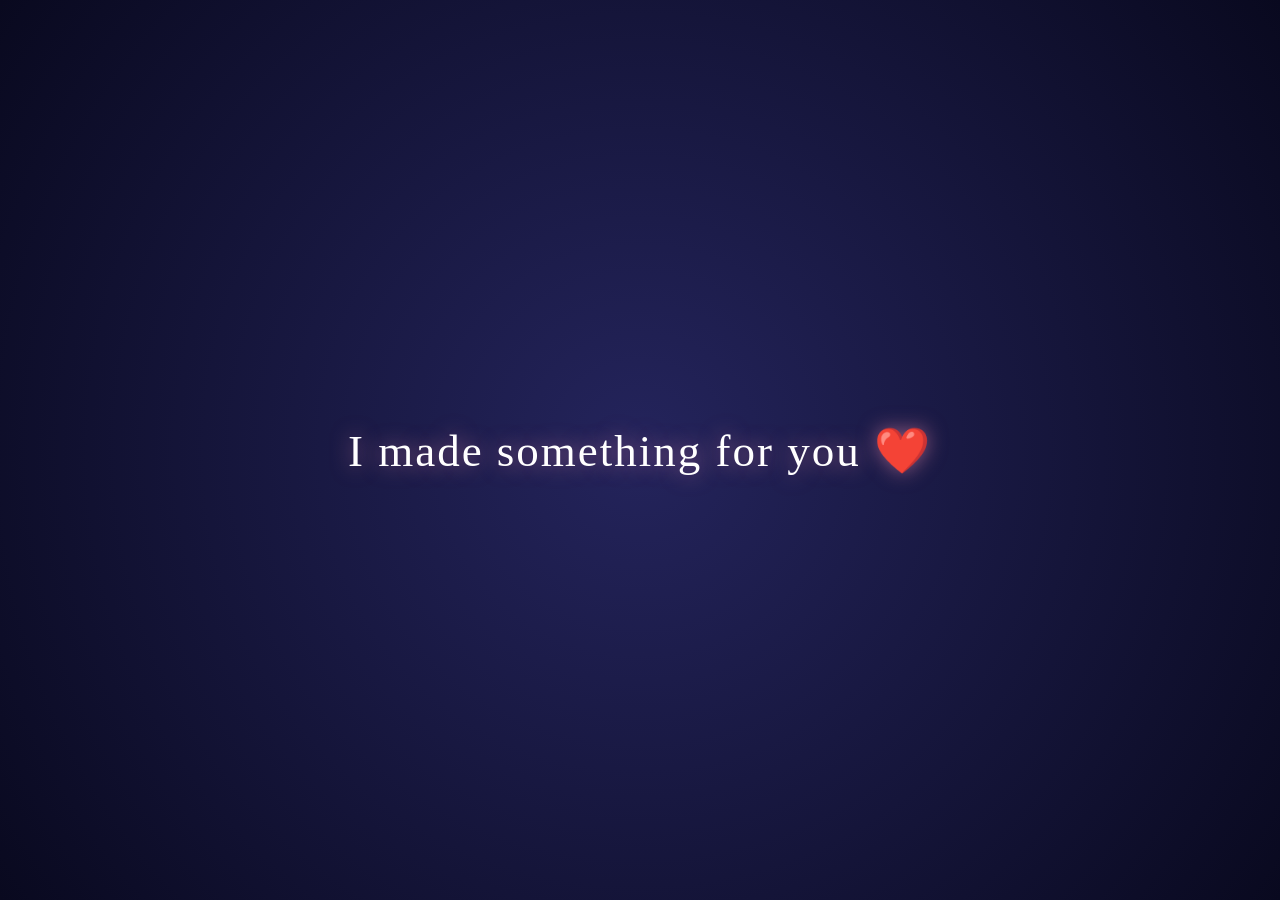
<file: index.html>
<!DOCTYPE html>
<html lang="en">
<head>
    <meta charset="UTF-8">
    <meta name="viewport" content="width=device-width, initial-scale=1.0">
    <title>A Journey Through Us ❤️</title>
    <link rel="stylesheet" href="style.css">
</head>
<body>
   
   

   <!-- FIRST SCREEN -->
    <h1 id="welcomeText">
        I made something for you ❤️
    </h1>


    <!-- DOOR SECTION -->
    <div id="doorSection">

        <!-- GATE -->
        <div class="door">

            <div class="left-door"></div>

            <div class="right-door"></div>

        </div>


        <!-- PASSWORD SECTION -->
        <h2>Before you enter...</h2>

        <p>
            Only someone special knows the password ❤️
        </p>

        <input
            type="password"
            id="password"
            placeholder="Enter password"
        >

        <button id="unlockBtn">
            Unlock ❤️
        </button>

        <p id="error"></p>


        <!-- SECRET MESSAGE -->
        <div id="secretMessage">

            <p class="small-line">
                You found your way in... ❤️
            </p>

            <h2>
                So... you made it this far.
            </h2>

            <p class="story-text">
                But this is only the beginning...
            </p>

            <button id="continueBtn">
                Continue ❤️
            </button>

        </div>

        <!-- NEXT STORY SECTION -->

<div id="storySection">

    <p class="small-line">And now... a little story ❤️</p>

    <h2>Our Little Story</h2>

    <p>
        Maybe we didn't know where this would go...
    </p>

    <p>
        But somehow, here we are.
    </p>

    <p class="highlight">
        And honestly... I'm glad it was you. ❤️
    </p>

    <button id="nextBtn">Next ❤️</button>

</div>

    </div>


    <script src="script.js"></script>
</body>
</html>
</file>
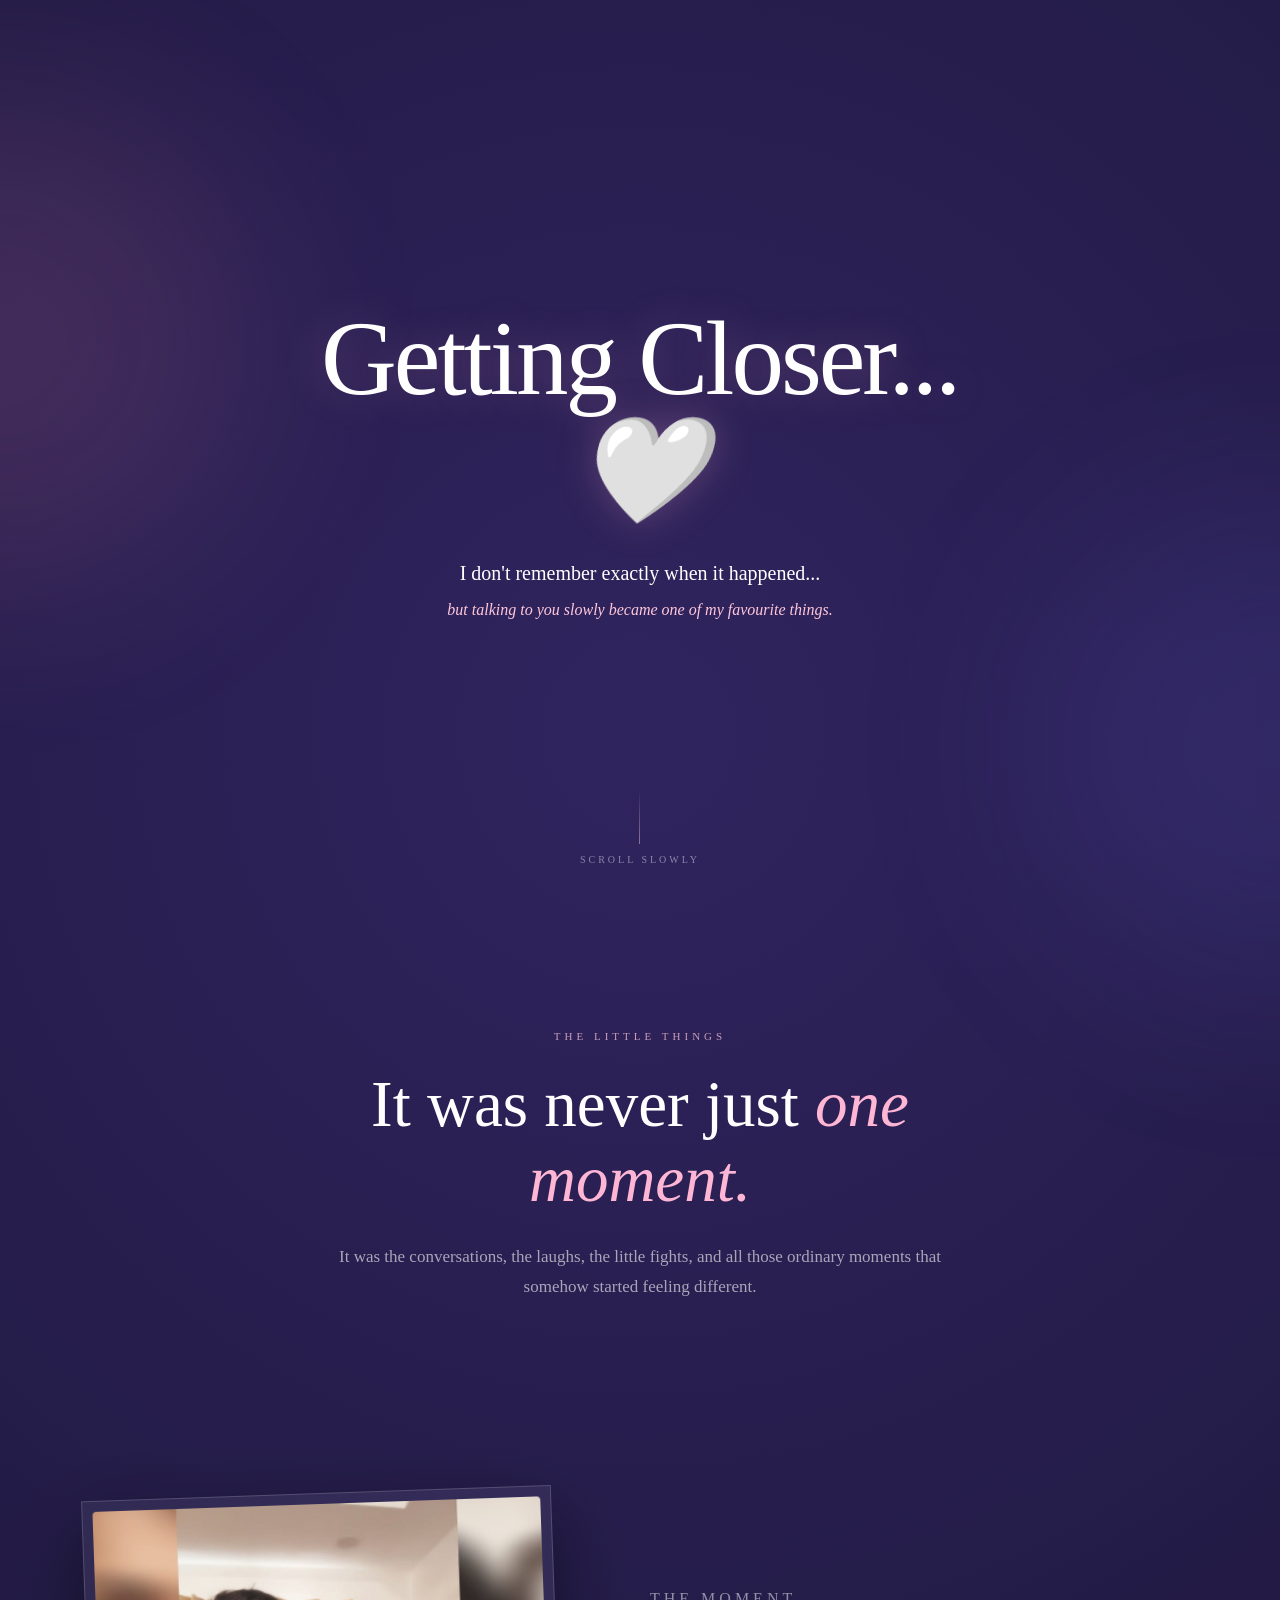
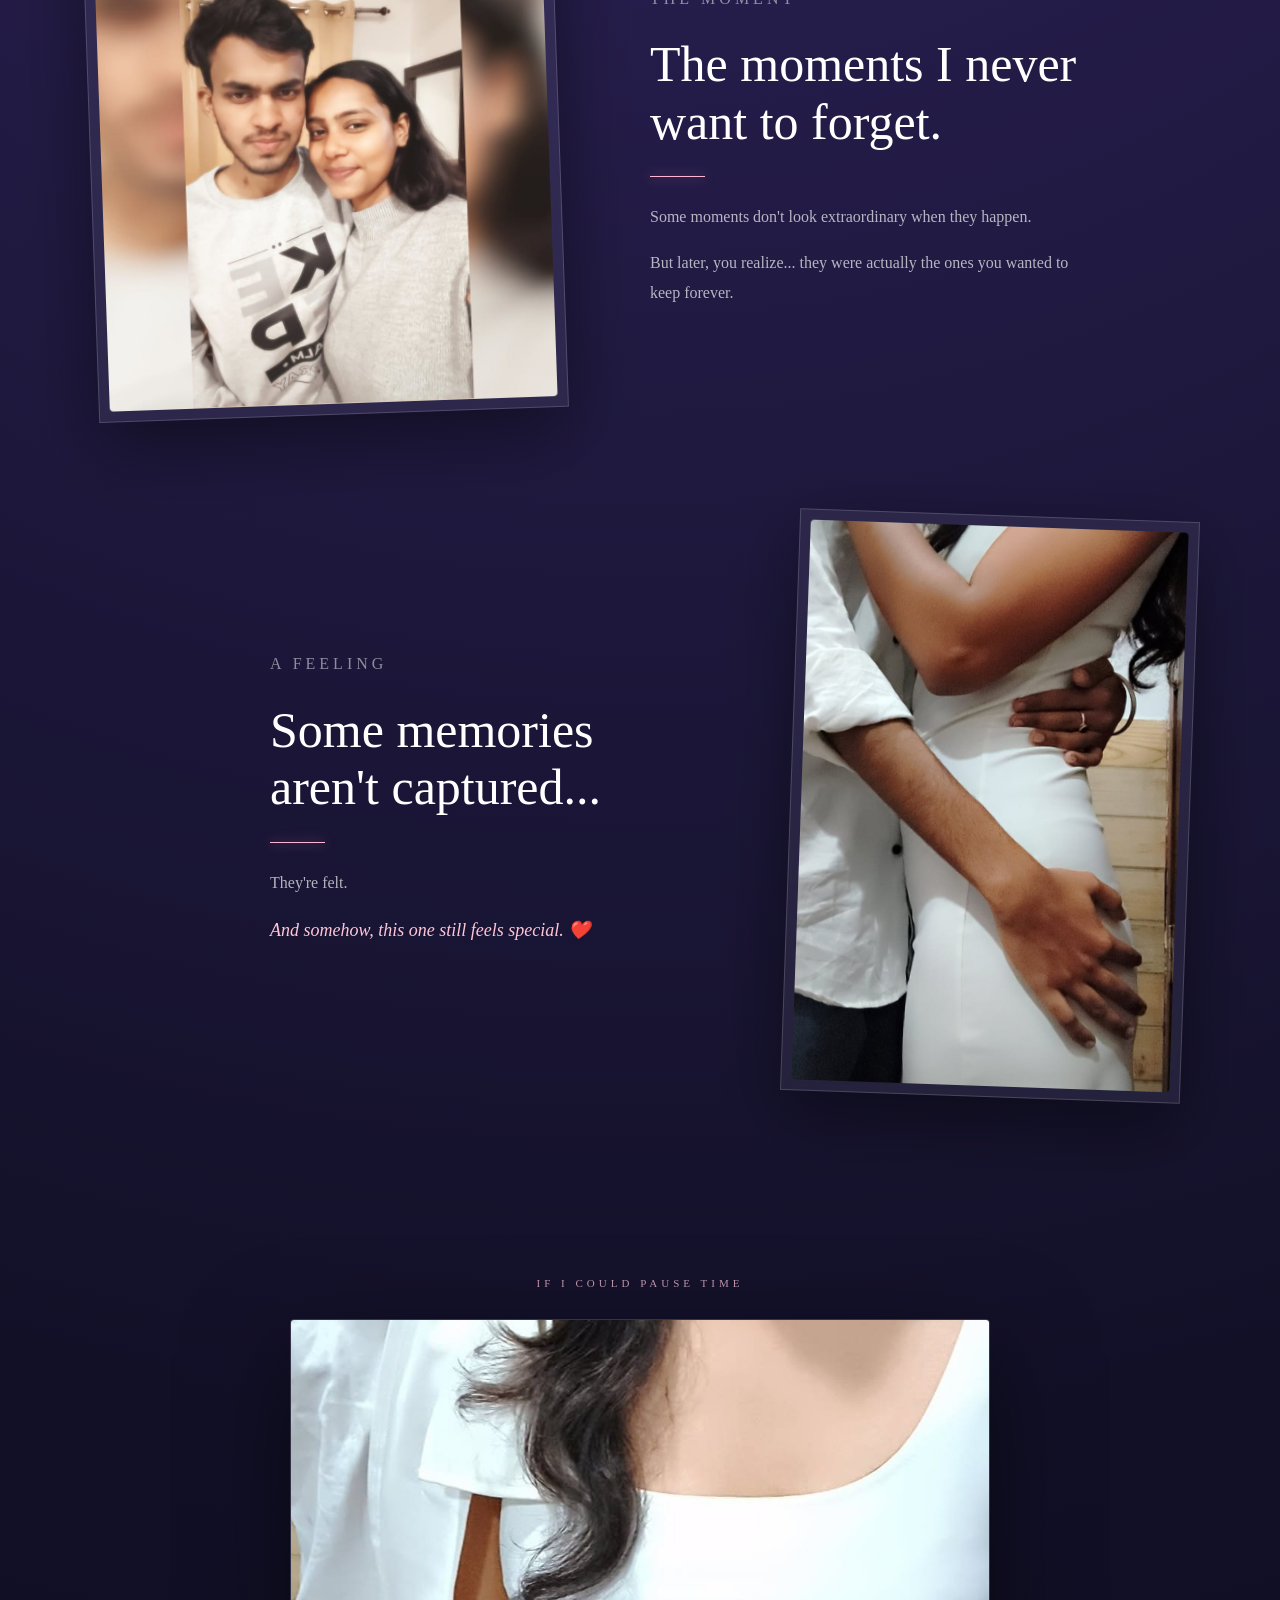
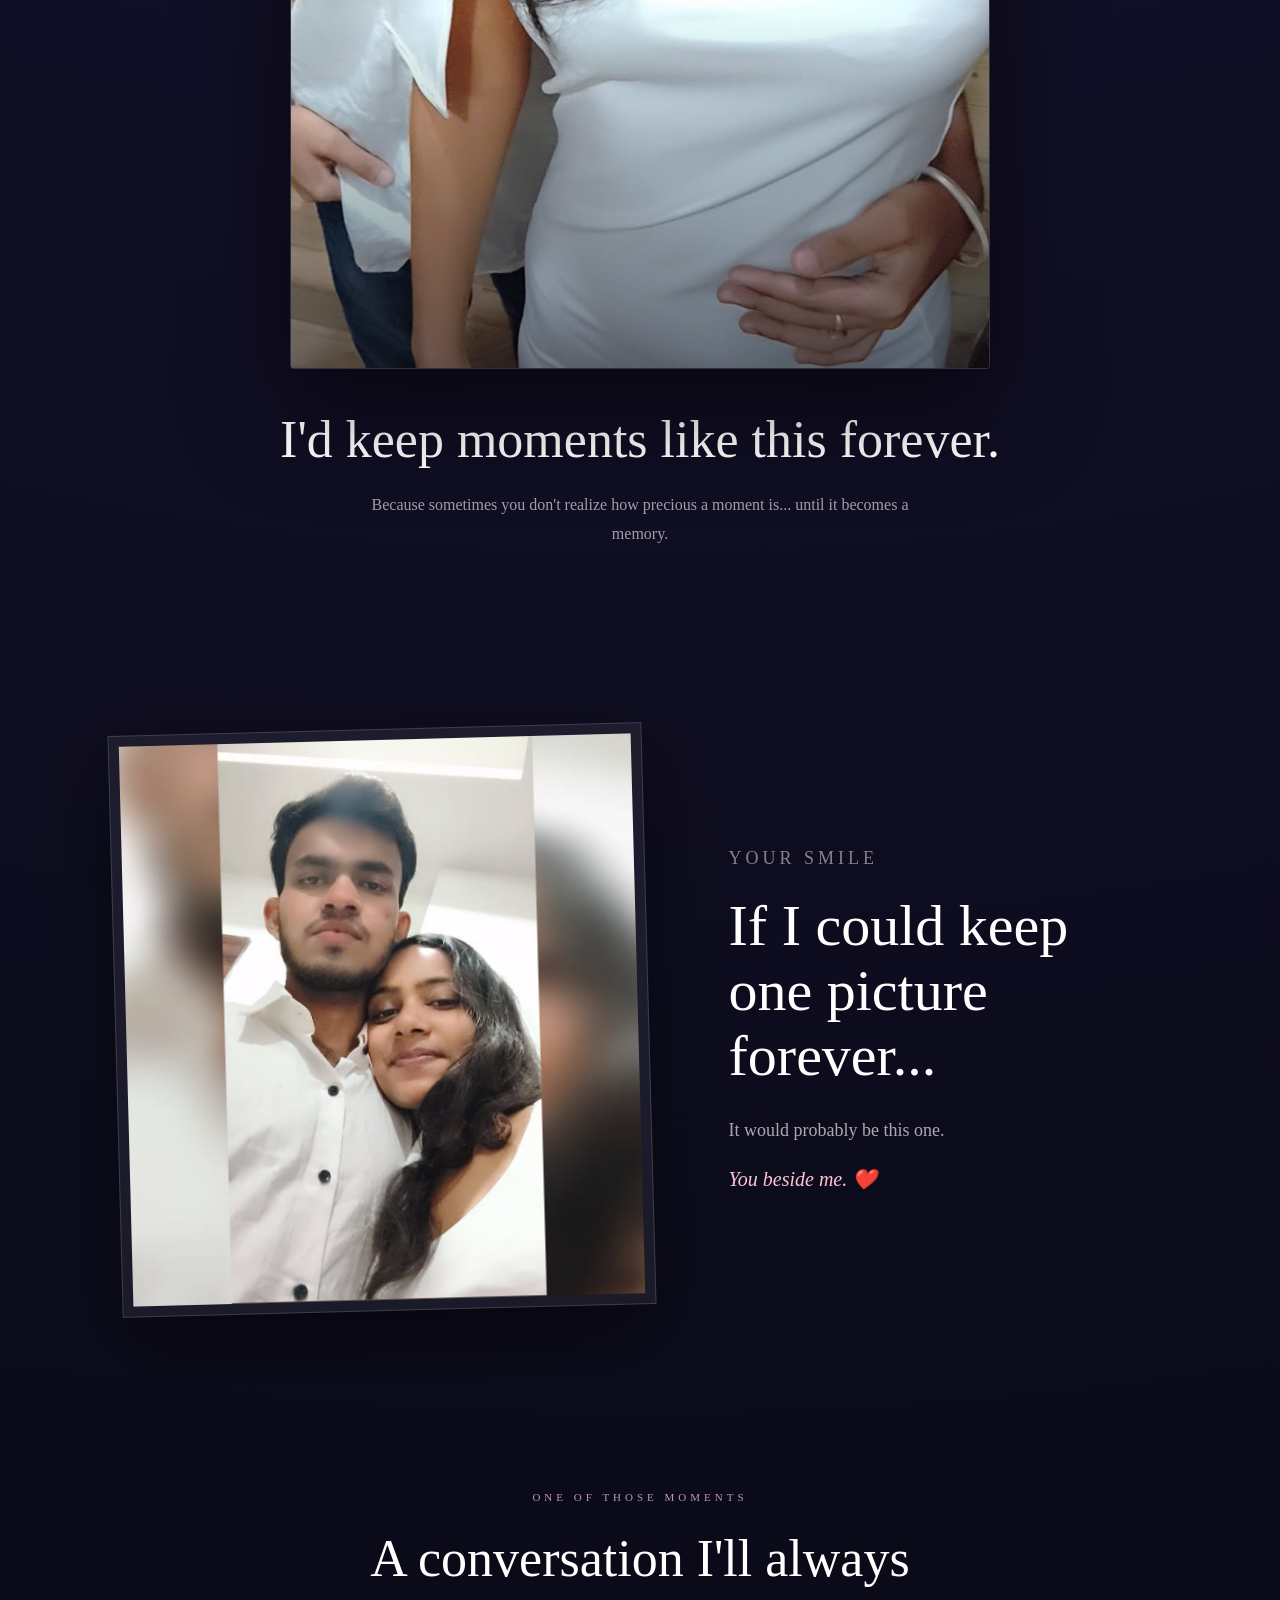
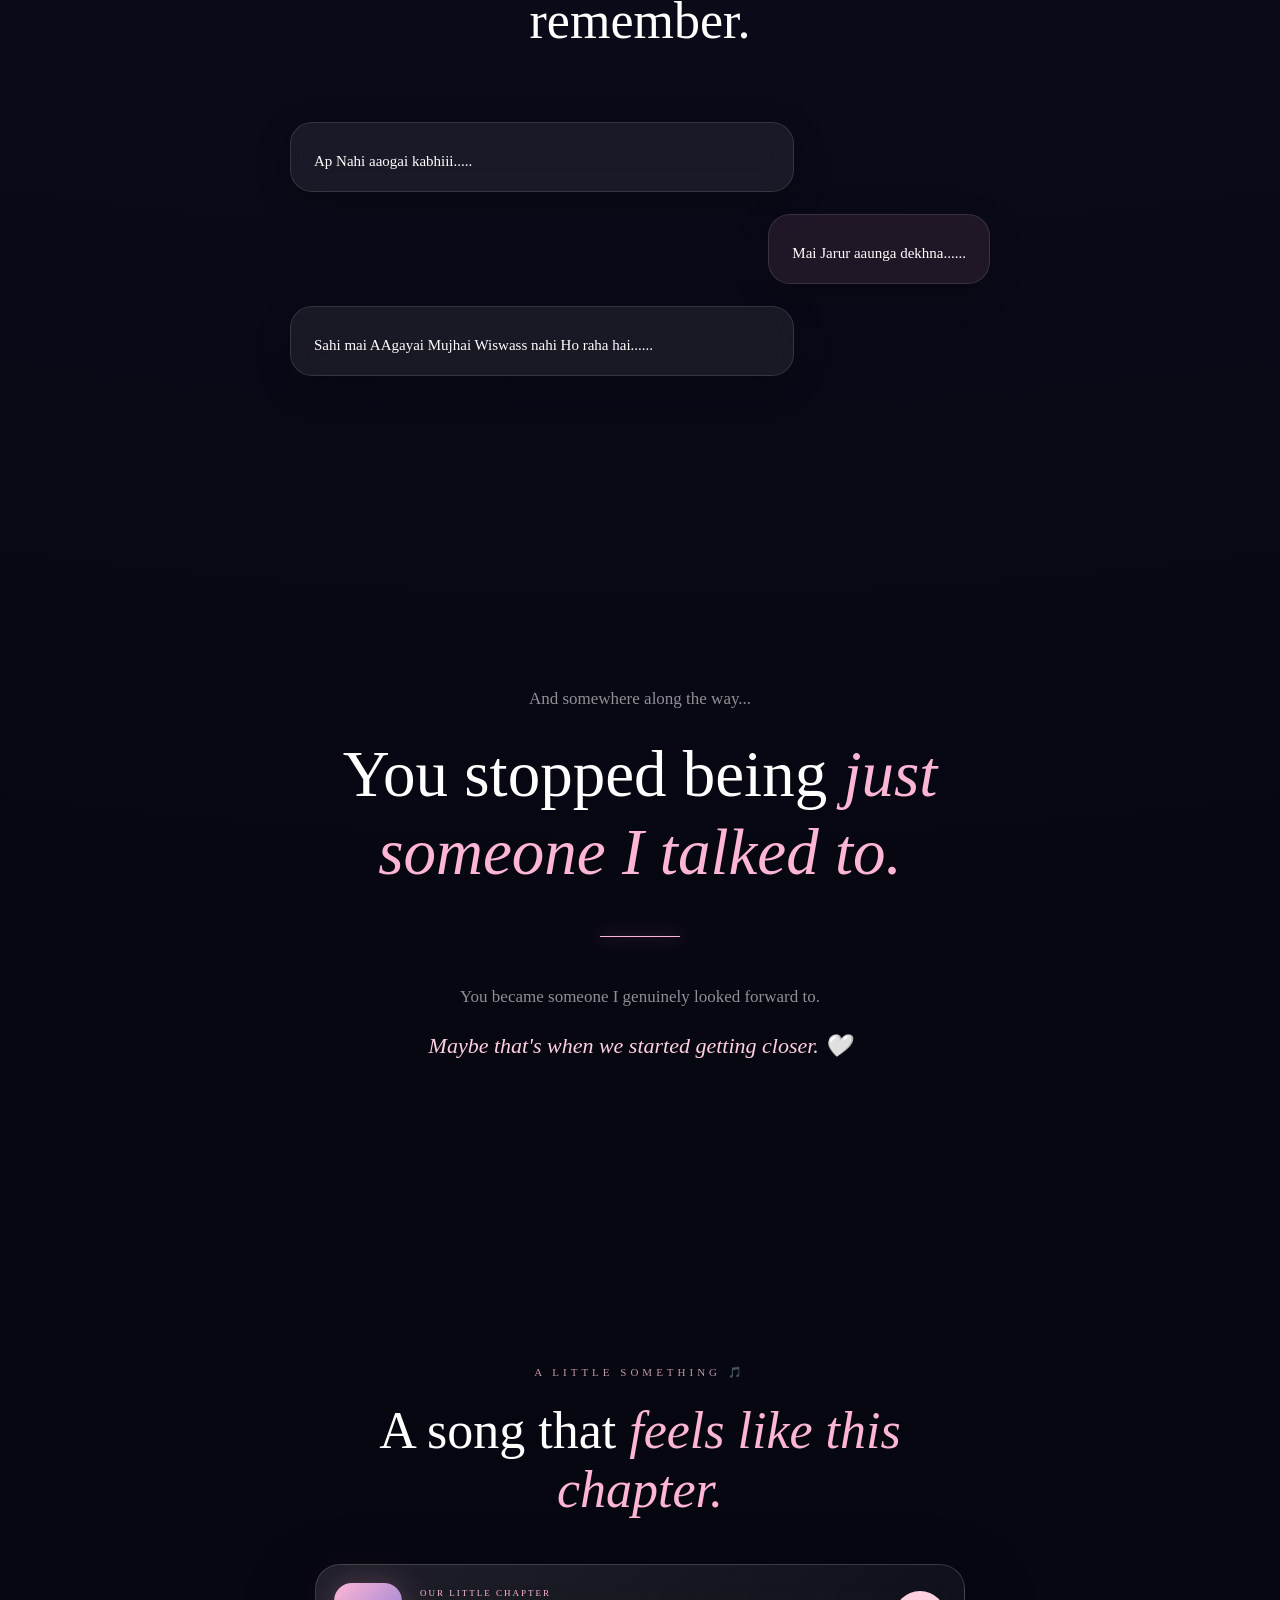
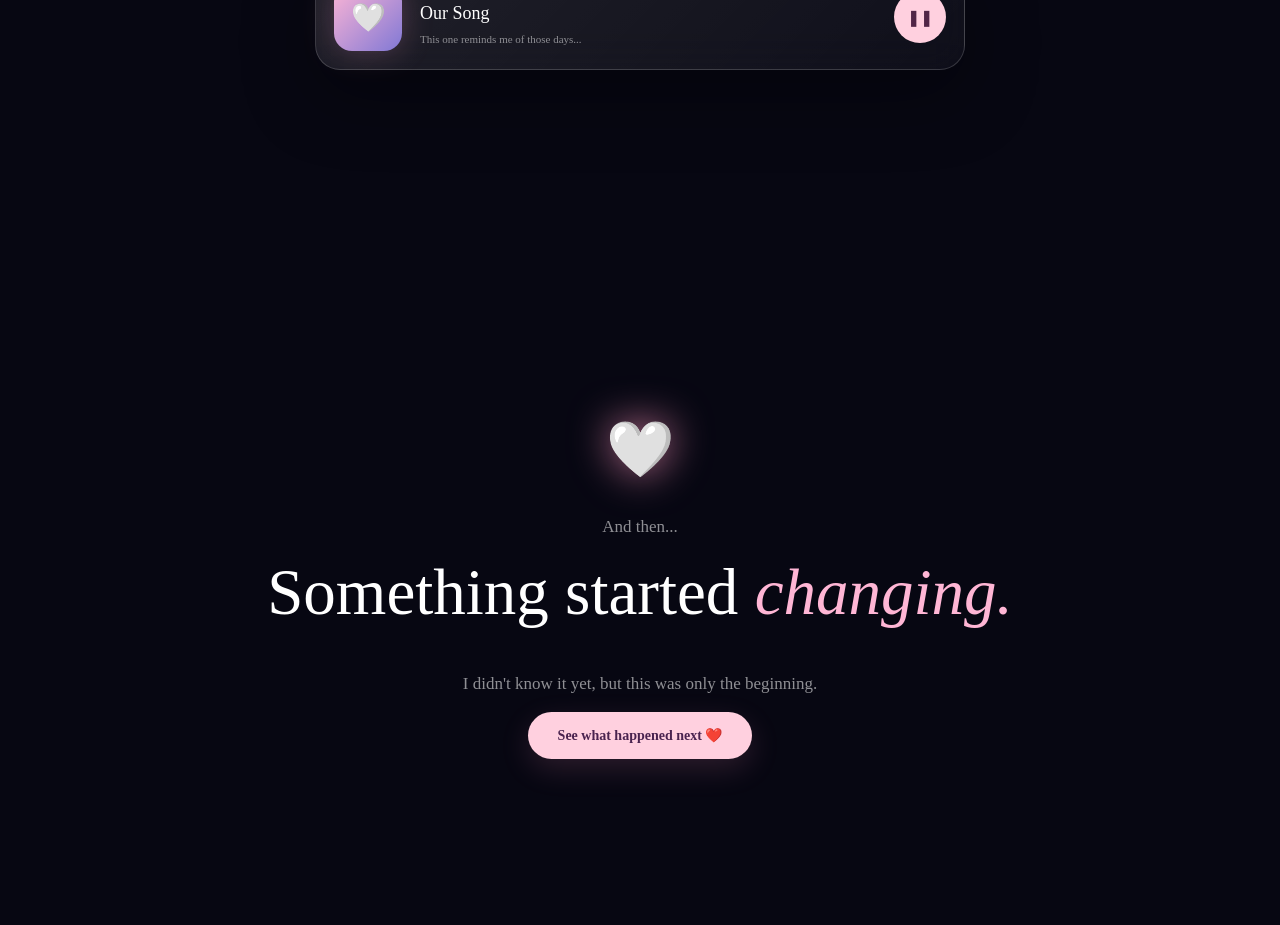
<file: and.html>
<!DOCTYPE html>
<html lang="en">

<head>
    <meta charset="UTF-8">
    <meta name="viewport" content="width=device-width, initial-scale=1.0">

    <title>Getting Closer 🤍</title>

    <link rel="stylesheet" href="and.css">
</head>

<body>

    <!-- BACKGROUND -->

    <div class="bg-glow glow-1"></div>
    <div class="bg-glow glow-2"></div>


    <!-- HERO -->

    <section class="hero">

        <p class="eyebrow">
            
        </p>

        <h1>
            Getting Closer...
            <span>🤍</span>
        </h1>

        <p class="hero-text">
            I don't remember exactly when it happened...
        </p>

        <p class="hero-small">
            but talking to you slowly became one of my favourite things.
        </p>

        <div class="scroll-line">
            <span></span>
            scroll slowly
        </div>

    </section>


    <!-- MEMORY INTRO -->

    <section class="memory-intro">

        <p class="eyebrow">
            THE LITTLE THINGS
        </p>

        <h2>
            It was never just
            <span>one moment.</span>
        </h2>

        <p>
            It was the conversations,
            the laughs, the little fights,
            and all those ordinary moments
            that somehow started feeling different.
        </p>

    </section>




    <!-- =========================
         MEMORY 01
    ========================= -->

    <section class="memory-story left-story">

        <div class="memory-photo photo-large">

            <!-- <div class="photo-number">
                
            </div> -->

            <img
                src="new.jpeg"
                alt="Our Memory"
            >

        </div>

        <div class="memory-content">

            <p class="memory-label">
                THE MOMENT
            </p>

            <h2>
                The moments
                I never want to forget.
            </h2>

            <div class="tiny-line"></div>

            <p>
                Some moments don't look extraordinary
                when they happen.
            </p>

            <p>
                But later, you realize...
                they were actually the ones
                you wanted to keep forever.
            </p>

        </div>

    </section>


    <!-- =========================
         MEMORY 02
    ========================= -->

    <section class="memory-story right-story">

        <div class="memory-content">

            <p class="memory-label">
                A FEELING
            </p>

            <h2>
                Some memories
                aren't captured...
            </h2>

            <div class="tiny-line"></div>

            <p>
                They're felt.
            </p>

            <p class="highlight">
                And somehow,
                this one still feels special. ❤️
            </p>

        </div>

        <div class="memory-photo photo-tall">

            <!-- <div class="photo-number">
                
            </div> -->

            <img
                src="ak.jpeg"
                alt="Our Memory"
            >

        </div>

    </section>


    <!-- =========================
         CENTER MEMORY
    ========================= -->

    <section class="center-memory">

        <p class="memory-label">
            IF I COULD PAUSE TIME
        </p>

        <div class="center-photo">

            <img
                src="k.jpeg"
                alt="Our Memory"
            >

            <div class="center-overlay">
                <!-- <span></span> -->
            </div>

        </div>

        <h2>
            I'd keep moments
            like this forever.
        </h2>

        <p>
            Because sometimes you don't realize
            how precious a moment is...
            until it becomes a memory.
        </p>

    </section>


    <!-- =========================
         MEMORY 04
    ========================= -->

    <section class="last-memory">

        <div class="last-photo">

            <img
                src="smile.jpeg"
                alt="Our Memory"
            >

            <!-- <div class="last-number">
                
            </div> -->

        </div>

        <div class="last-text">

            <p class="memory-label">
                YOUR SMILE
            </p>

            <h2>
                If I could keep
                one picture forever...
            </h2>

            <p>
                It would probably be this one.
            </p>

            <p class="highlight">
                You beside me. ❤️
            </p>

        </div>

    </section>
    


    <!-- CONVERSATION -->

    <section class="conversation">

        <p class="eyebrow">
            ONE OF THOSE MOMENTS
        </p>

        <h2>
            A conversation
            I'll always remember.
        </h2>


        <div class="chat-box">

            <div class="chat left">

                <!-- <span>
                    Her ❤️
                </span> -->

                <p>
                    Ap Nahi aaogai kabhiii.....
                </p>

            </div>


            <div class="chat right">

                <!-- <span>
                    You 🤍
                </span> -->

                <p>
                    Mai Jarur aaunga dekhna......
                </p>

            </div>


            <div class="chat left">

                <!-- <span>
                    Her ❤️
                </span> -->

                <p>
                    Sahi mai AAgayai Mujhai
                    Wiswass nahi Ho raha hai......
                </p>

            </div>

        </div>

    </section>


    <!-- EMOTIONAL REVEAL -->

    <section class="reveal">

        <p>
            And somewhere along the way...
        </p>

        <h2>
            You stopped being
            <span>just someone I talked to.</span>
        </h2>

        <div class="reveal-line"></div>

        <p>
            You became someone
            I genuinely looked forward to.
        </p>

        <strong>
            Maybe that's when we started getting closer. 🤍
        </strong>

    </section>


    <!-- SONG -->

    <section class="music-section">

        <p class="eyebrow">
            A LITTLE SOMETHING 🎵
        </p>

        <h2>
            A song that
            <span>feels like this chapter.</span>
        </h2>

        <div class="music-player">

            <div class="album">
                🤍
            </div>

            <div class="song-info">

                <p>
                    OUR LITTLE CHAPTER
                </p>

                <h3>
                    Our Song
                </h3>

                <small>
                    This one reminds me of those days...
                </small>

            </div>

            <button id="playBtn">
                ▶
            </button>

        </div>

        <audio
            id="song"
            src="bariyaa.mpeg">
        </audio>

    </section>


    <!-- ENDING -->

    <section class="ending">

        <div class="ending-heart">
            🤍
        </div>

        <p>
            And then...
        </p>

        <h2>
            Something started
            <span>changing.</span>
        </h2>

        <p>
            I didn't know it yet,
            but this was only the beginning.
        </p>

        <a
            href="then.html"
            class="next-btn">

            See what happened next ❤️

        </a>

    </section>


    <script src="and.js"></script>

</body>

</html>
</file>
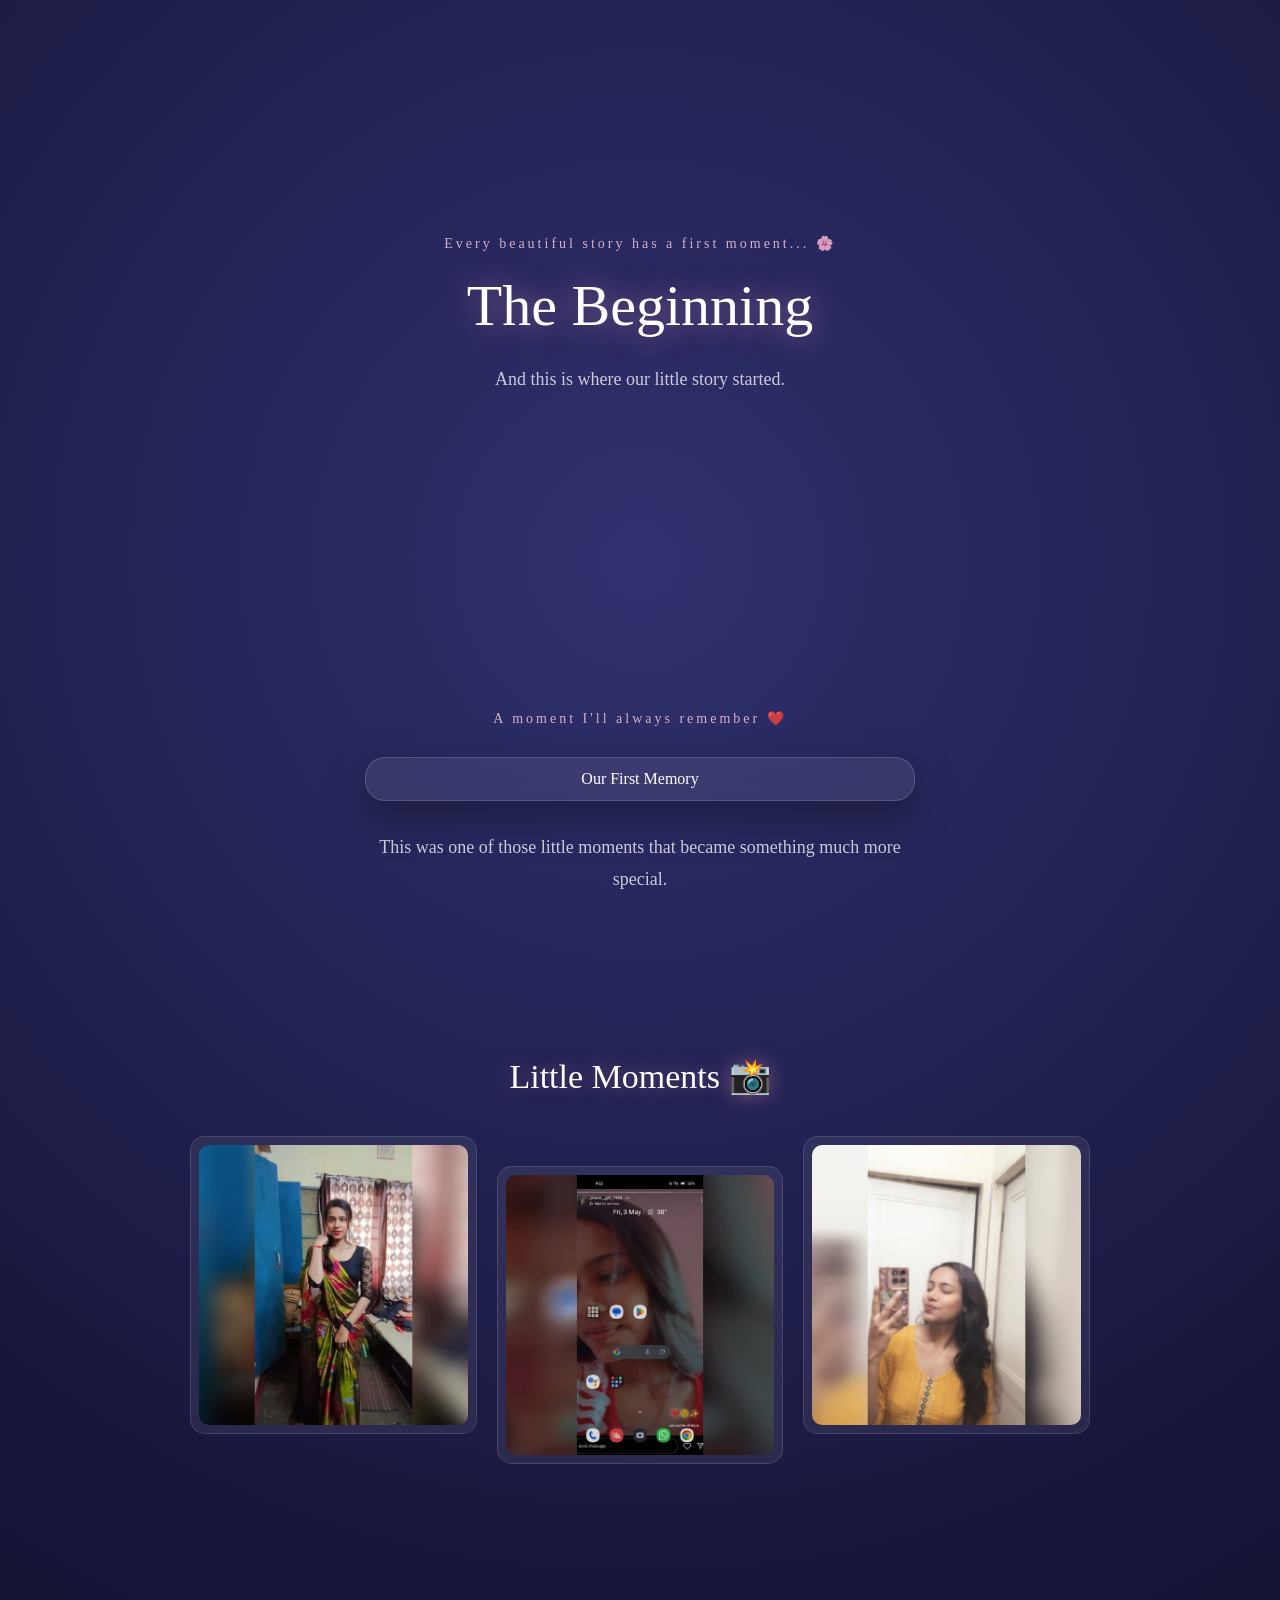
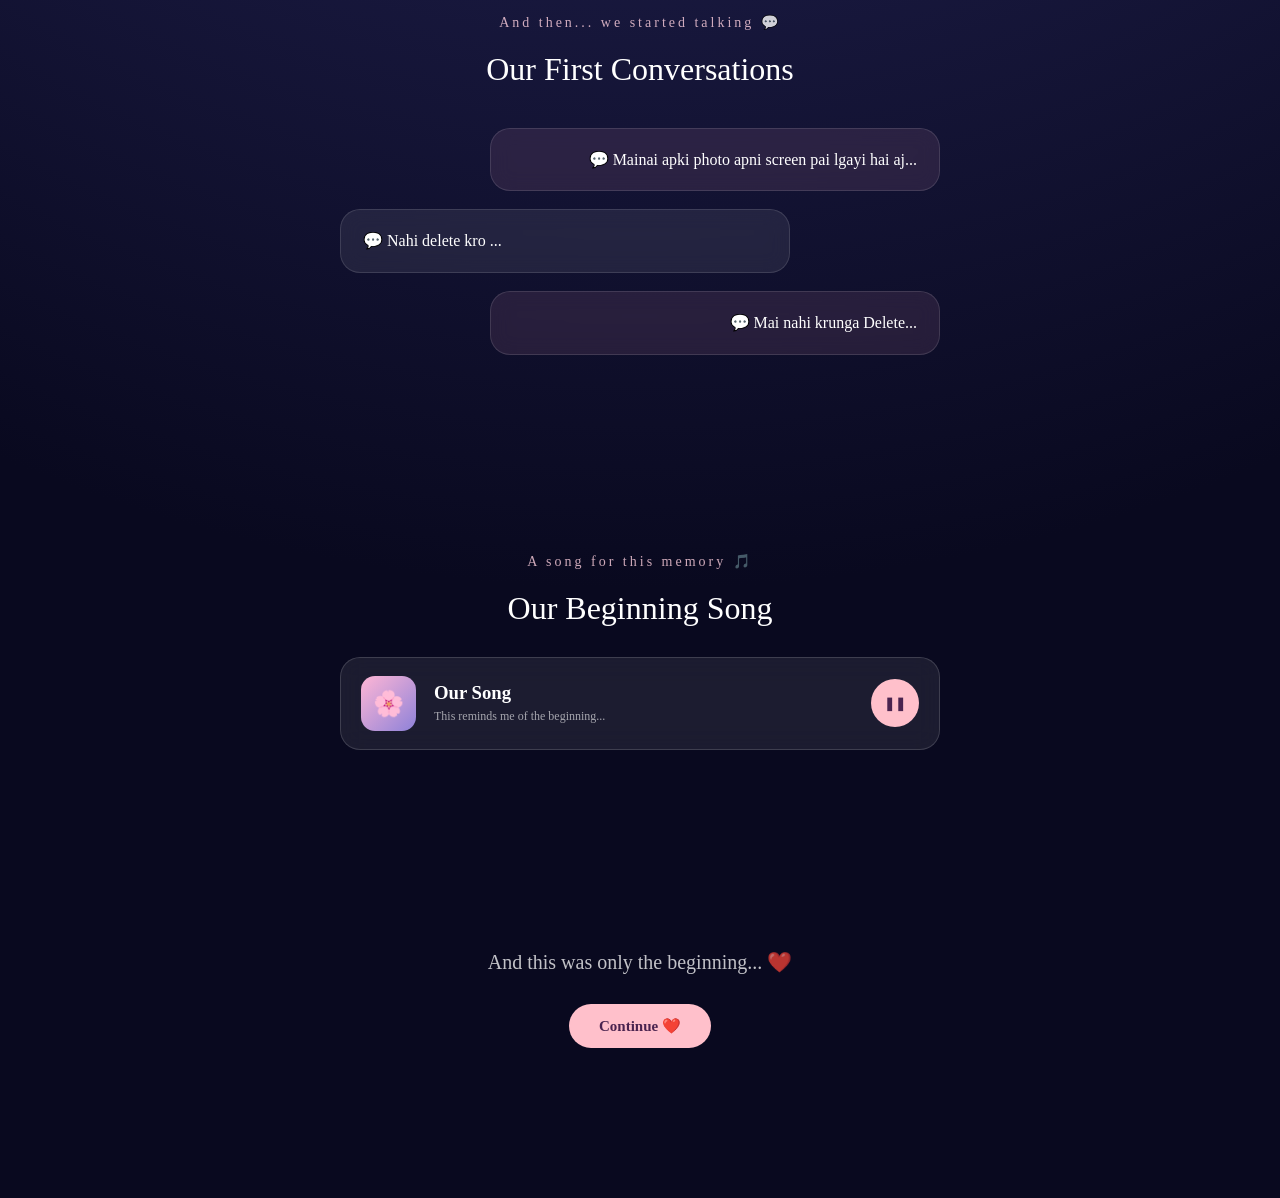
<file: b.html>
<!DOCTYPE html>
<html lang="en">

<head>
    <meta charset="UTF-8">
    <meta name="viewport" content="width=device-width, initial-scale=1.0">

    <title>The Beginning 🌸</title>

    <link rel="stylesheet" href="b.css">
</head>

<body>

    <!-- HERO -->

    <section class="beginning-hero">

        <p class="small-line">
            Every beautiful story has a first moment... 🌸
        </p>

        <h1>
            The Beginning
        </h1>

        <p class="intro">
            And this is where our little story started.
        </p>

    </section>


    <!-- FIRST MEMORY -->

    <section class="memory-section">

        <p class="small-line">
            A moment I'll always remember ❤️
        </p>

        <div class="photo-card">

            <!-- <img src="images/begin.jpg" alt="Our first memory"> -->
             <p>Our First Memory </p>

        </div>

        <p class="caption">
            This was one of those little moments
            that became something much more special.
        </p>

    </section>


    <!-- MORE PHOTOS -->

    <section class="gallery-section">

        <h2>
            Little Moments 📸
        </h2>

        <div class="gallery">

            <div class="gallery-card">
                <img src="s.jpeg" alt="Memory">
            </div>

            <div class="gallery-card">
                <img src="dp.jpeg" alt="Memory">
            </div>

            <div class="gallery-card">
                <img src="san.jpeg" alt="Memory">
            </div>

        </div>

    </section>


    <!-- FIRST CONVERSATIONS -->

    <section class="chat-section">

        <p class="small-line">
            And then... we started talking 💬
        </p>

        <h2>
            Our First Conversations
        </h2>

        <div class="chat">

            <p>
                💬 Mainai apki photo apni screen pai lgayi hai aj...
            </p>

        </div>

        <div class="chat">

            <p>
                💬 Nahi delete kro ...
            </p>

        </div>

        <div class="chat">

            <p>
                💬 Mai nahi krunga Delete...
            </p>

        </div>

    </section>


    <!-- SONG -->

    <section class="song-section">

        <p class="small-line">
            A song for this memory 🎵
        </p>

        <h2>
            Our Beginning Song
        </h2>

        <div class="music-player">

            <span>🌸</span>

            <div>
                <h3>
                    Our Song
                </h3>

                <p>
                    This reminds me of the beginning...
                </p>
            </div>

            <button id="playBtn">
                ▶
            </button>

        </div>

        <audio id="song" src="B.mpeg"></audio>

    </section>


    <!-- END -->

    <section class="ending">

        <p>
            And this was only the beginning... ❤️
        </p>

        <button id="continueBtn">
            Continue ❤️
        </button>

    </section>


    <script src="b.js"></script>

</body>

</html>
</file>
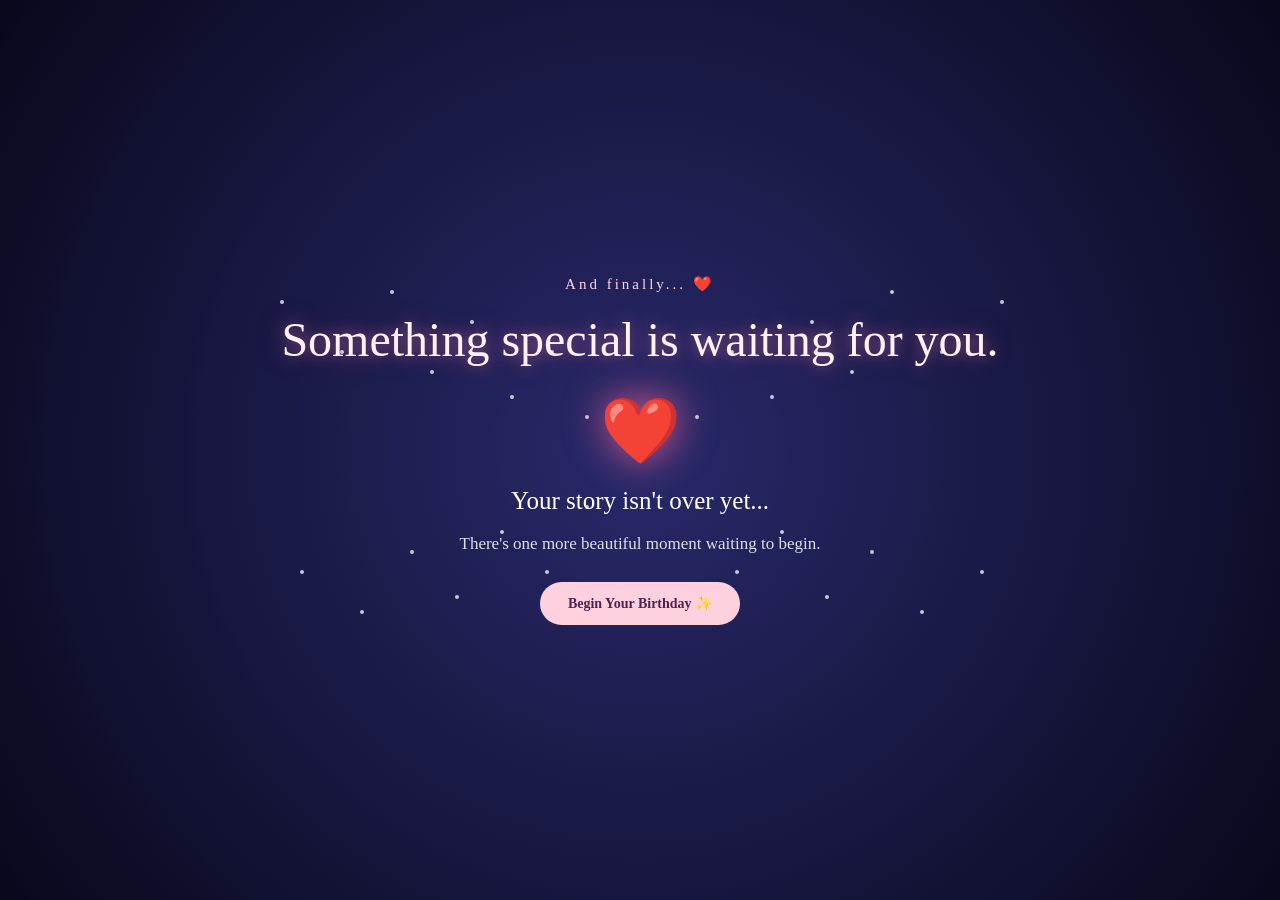
<file: birthday.html>
<!DOCTYPE html>
<html lang="en">

<head>
    <meta charset="UTF-8">
    <meta name="viewport" content="width=device-width, initial-scale=1.0">

    <title>Happy Birthday ❤️</title>

    <link rel="stylesheet" href="birthday.css">
</head>

<body>

    <!-- =====================================================
         BIRTHDAY PAGE
    ====================================================== -->

    <div class="birthday-page">

        <div class="stars"></div>

        <p class="birthday-small">
            And finally... ❤️
        </p>

        <h1 id="birthdayText">
            Something special is waiting for you.
        </h1>

        <div class="birthday-heart">
            ❤️
        </div>

        <h2>
            Your story isn't over yet...
        </h2>

        <p class="birthday-message">
            There's one more beautiful moment
            waiting to begin.
        </p>

        <button id="startBtn">
            Begin Your Birthday ✨
        </button>


        <!-- =================================================
             COUNTDOWN
        ================================================== -->

        <div id="countdownScene">

            <p class="countdown-small">
                Your special day is coming... ❤️
            </p>

            <h2>
                Until Your Birthday
            </h2>

            <div class="countdown">

                <div class="time-box">
                    <span id="days">00</span>
                    <small>Days</small>
                </div>

                <div class="time-box">
                    <span id="hours">00</span>
                    <small>Hours</small>
                </div>

                <div class="time-box">
                    <span id="minutes">00</span>
                    <small>Minutes</small>
                </div>

                <div class="time-box">
                    <span id="seconds">00</span>
                    <small>Seconds</small>
                </div>

            </div>

        </div>


        <!-- =================================================
             HAPPY BIRTHDAY REVEAL
        ================================================== -->

        <div id="birthdayReveal">

            <p>
                The wait is finally over... ❤️
            </p>

            <h1>
                HAPPY BIRTHDAY
            </h1>

            <div class="reveal-heart">
                ❤️
            </div>

            <h2>
                This day is all about you.
            </h2>

            <button id="cakeBtn">
                There's a cake waiting for you... 🎂
            </button>

        </div>

    </div>


    <!-- =====================================================
         CAKE SCENE
    ====================================================== -->

    <div id="cakeScene">

        <p class="cake-small">
            And now... make a wish ❤️
        </p>

        <h2>
            A little something for you
        </h2>

        <div class="cake">

            <div class="candle">
                <div class="flame"></div>
            </div>

            <div class="cake-top"></div>

            <div class="cake-body">

                <div class="cake-cream"></div>
                <div class="cake-cream"></div>
                <div class="cake-cream"></div>

            </div>

            <div class="cake-plate"></div>

        </div>


        <p class="wish-text">

            Close your eyes... ✨

            <br>

            Make your wish.

        </p>

        <button id="wishBtn">
            Make a Wish ❤️
        </button>

    </div>


    <!-- =====================================================
         FINAL WISH SCENE
    ====================================================== -->

    <div id="finalScene">

        <div class="final-stars"></div>

        <p class="final-small">
            ✨ A little wish for you...
        </p>

        <h1>
            Your wish is safe
            <br>
            with the stars. ✨
        </h1>

        <div class="final-heart">
            ❤️
        </div>

        <p class="final-message">
            Happy Birthday, beautiful. ❤️
        </p>

        <p class="final-message-second">
            And if I could make one wish for you...
            <br>
            I'd wish that your smile never fades.
        </p>

        <p class="final-last">
            You deserve every beautiful thing
            <br>
            life has to offer. ✨
        </p>

    </div>


    <!-- =====================================================
         MEMORY SCENE
    ====================================================== -->

    <div id="memoryScene">

        <div class="memory-stars"></div>

        <p class="memory-small">
            ✨ One last thing...
        </p>

        <h1>
           Happy Birthday My Special One ❤️
        </h1>

        <p class="memory-intro">
            Some people become a beautiful part of your story.
        </p>


        <div class="memory-card">

            <img
                id="memoryImage"
                src="birthdaypic.jpeg"
                alt="Our Memory"
            >

            <div class="memory-overlay"></div>

            <div class="memory-content">

                <span id="memoryNumber">
                    01
                </span>

                <h2 id="memoryTitle">
                    That beautiful beginning...
                </h2>

                <p id="memoryText">
                    Some people enter your life
                    and quietly make it more beautiful.
                </p>

            </div>

        </div>


        <button id="nextMemoryBtn">
            Next Memory ✨
        </button>

    </div>


    <!-- =====================================================
         LOVE LETTER
    ====================================================== -->

    <div id="letterScene">

        <div class="letter-stars"></div>

        <p class="letter-small">
            💌 There is something I want to tell you...
        </p>


        <div class="letter-card">

            <div class="letter-heart">
                ❤️
            </div>

            <h1>
                A Letter For You
            </h1>

            <div id="letterText"></div>

            <p class="letter-sign">
                With all my heart ❤️
            </p>

        </div>


        <button id="letterContinueBtn">
            One Last Thing ✨
        </button>

    </div>


    <script src="birthday.js"></script>

</body>

</html>
</file>
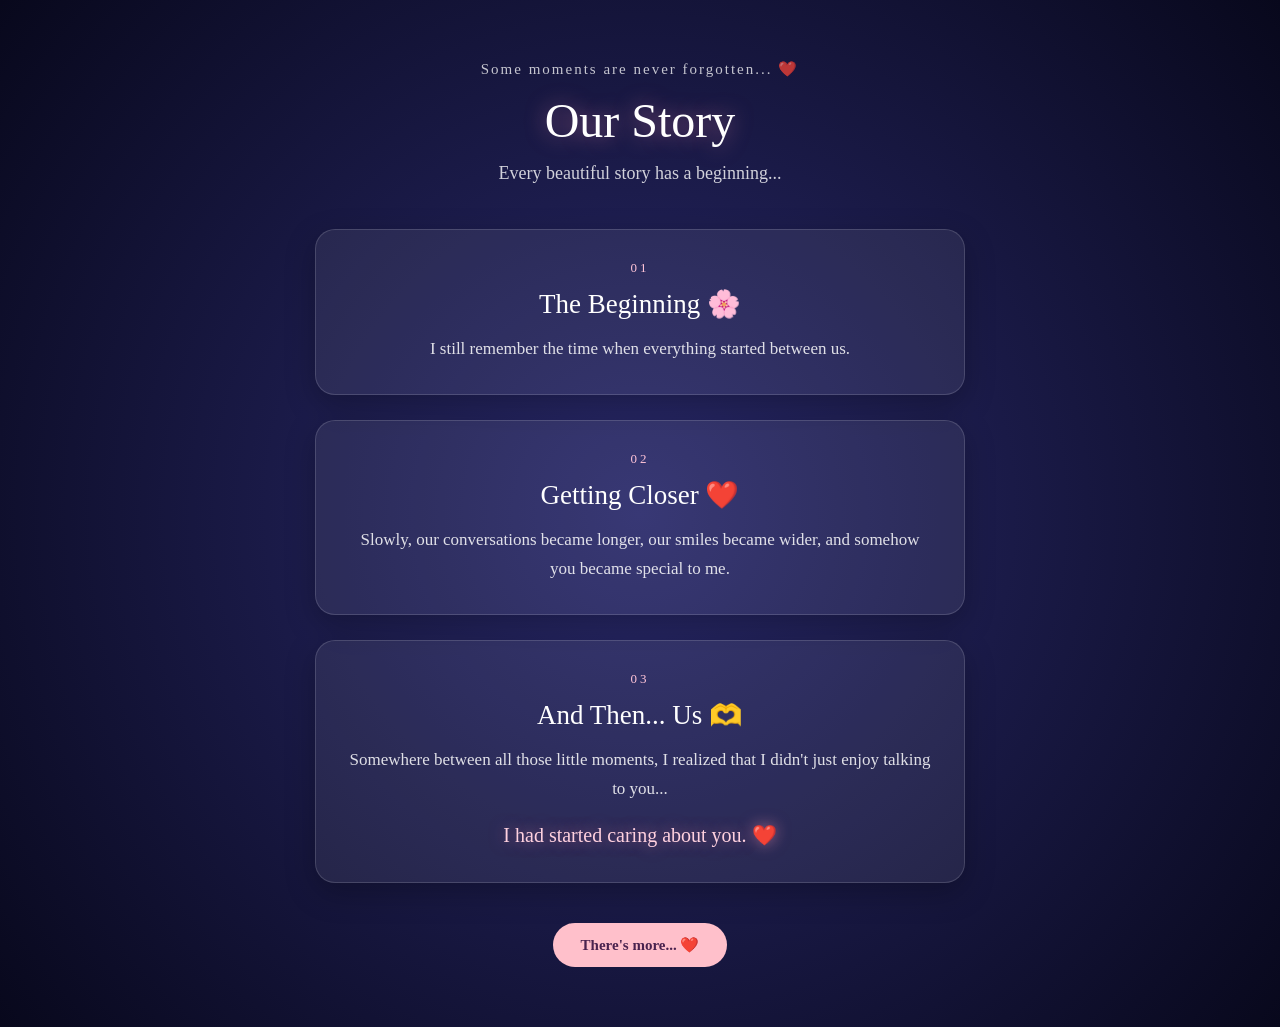
<file: page2.html>
<!DOCTYPE html>
<html lang="en">
<head>
    <meta charset="UTF-8">
    <meta name="viewport" content="width=device-width, initial-scale=1.0">

    <title>Our Story ❤️</title>

    <link rel="stylesheet" href="page2.css">
</head>

<body>

    <!-- PAGE 2 -->

    <div class="story-page">

        <p class="small-line">
            Some moments are never forgotten... ❤️
        </p>

        <h1>
            Our Story
        </h1>

        <p class="intro">
            Every beautiful story has a beginning...
        </p>


        <!-- MEMORY 1 -->

      <div class="memory-card" id="beginningCard">

    <div class="memory-number">
        01
    </div>

    <h2>
        The Beginning 🌸
    </h2>

    <p>
        I still remember the time when everything
        started between us.
    </p>

</div>


        <!-- MEMORY 2 -->

     <!-- MEMORY 2 -->

<div class="memory-card" id="gettingCloseCard">

    <div class="memory-number">
        02
    </div>

    <h2>
        Getting Closer ❤️
    </h2>

    <p>
        Slowly, our conversations became longer,
        our smiles became wider,
        and somehow you became special to me.
    </p>

</div>


        <!-- MEMORY 3 -->

      <div class="memory-card" id="andThenCard">

    <div class="memory-number">
        03
    </div>

    <h2>
        And Then... Us 🫶
    </h2>

    <p>
        Somewhere between all those little moments,
        I realized that I didn't just enjoy talking to you...
    </p>

    <p class="highlight">
        I had started caring about you. ❤️
    </p>

</div>


        <!-- NEXT BUTTON -->

        <button id="nextBtn">
            There's more... ❤️
        </button>

    </div>


    <script src="page2.js"></script>

</body>
</html>
</file>
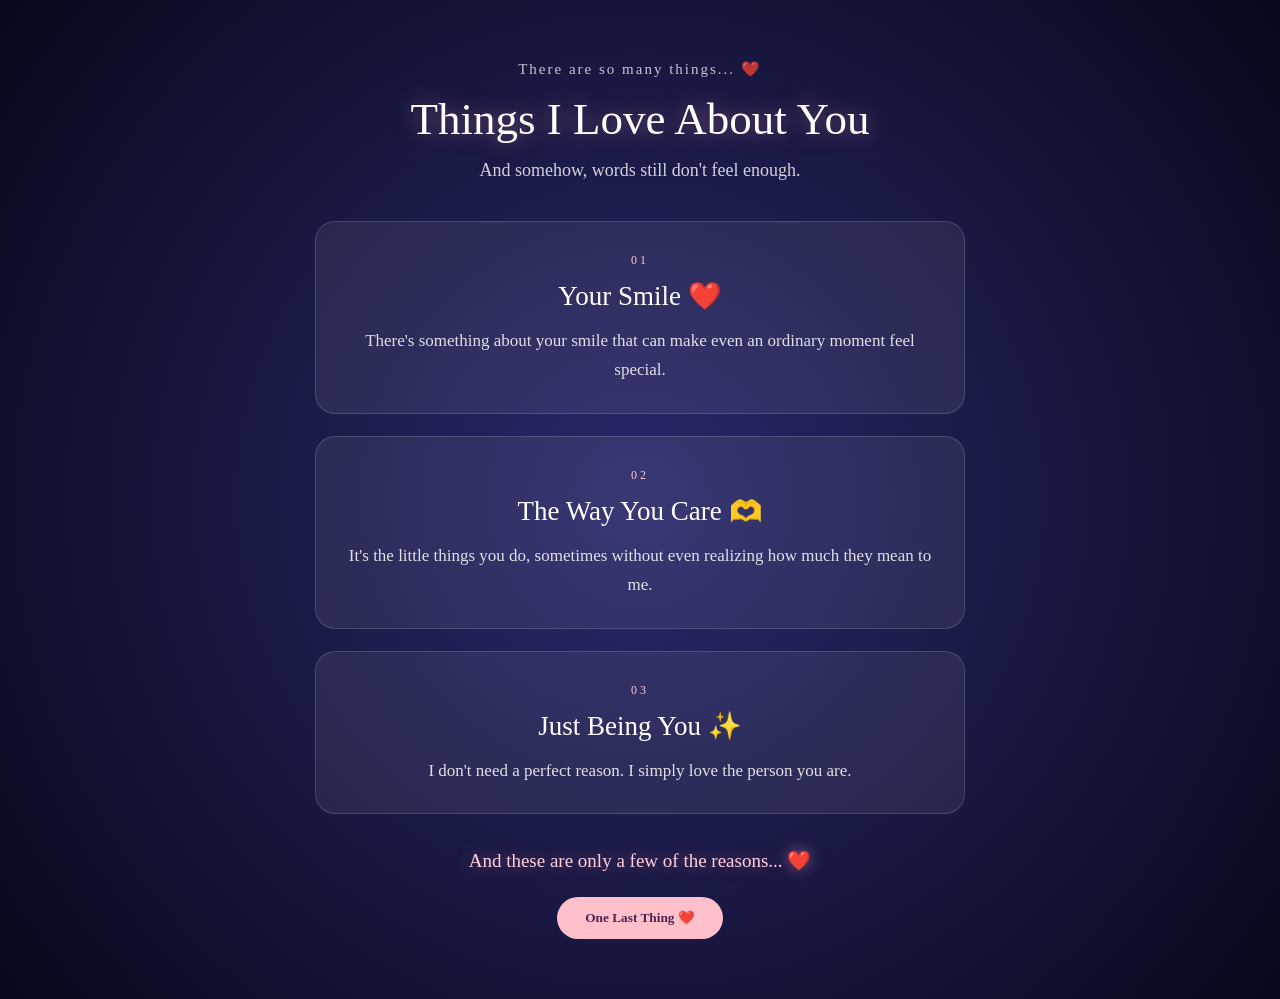
<file: page3.html>
<!DOCTYPE html>
<html lang="en">

<head>
    <meta charset="UTF-8">
    <meta name="viewport" content="width=device-width, initial-scale=1.0">

    <title>Things I Love About You ❤️</title>

    <link rel="stylesheet" href="page3.css">
</head>

<body>

    <div class="love-page">

        <p class="small-line">
            There are so many things... ❤️
        </p>

        <h1>
            Things I Love About You
        </h1>

        <p class="intro">
            And somehow, words still don't feel enough.
        </p>


        <!-- LOVE CARD 1 -->

        <div class="love-card">

            <span>01</span>

            <h2>Your Smile ❤️</h2>

            <p>
                There's something about your smile
                that can make even an ordinary moment
                feel special.
            </p>

        </div>


        <!-- LOVE CARD 2 -->

        <div class="love-card">

            <span>02</span>

            <h2>The Way You Care 🫶</h2>

            <p>
                It's the little things you do,
                sometimes without even realizing
                how much they mean to me.
            </p>

        </div>


        <!-- LOVE CARD 3 -->

        <div class="love-card">

            <span>03</span>

            <h2>Just Being You ✨</h2>

            <p>
                I don't need a perfect reason.
                I simply love the person you are.
            </p>

        </div>


        <!-- FINAL LINE -->

        <p class="final-line">
            And these are only a few of the reasons... ❤️
        </p>


        <button id="nextBtn">
            One Last Thing ❤️
        </button>

    </div>


    <script src="page3.js"></script>

</body>

</html>
</file>
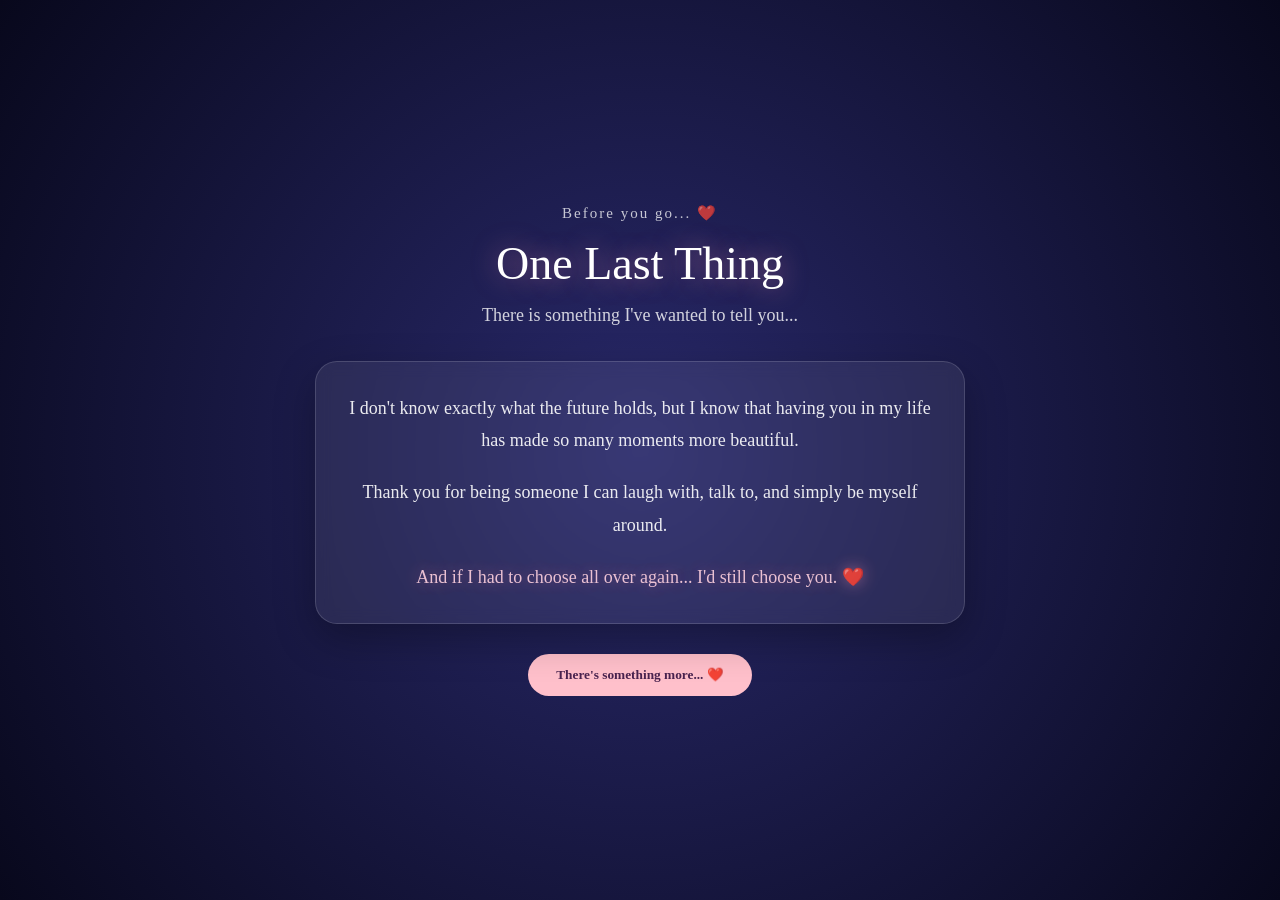
<file: page4.html>
<!DOCTYPE html>
<html lang="en">

<head>
    <meta charset="UTF-8">
    <meta name="viewport" content="width=device-width, initial-scale=1.0">

    <title>One Last Thing ❤️</title>

    <link rel="stylesheet" href="page4.css">
</head>

<body>

    <div class="final-page">

        <p class="small-line">
            Before you go... ❤️
        </p>

        <h1>
            One Last Thing
        </h1>

        <p class="intro">
            There is something I've wanted to tell you...
        </p>


        <div class="letter-box">

            <p>
                I don't know exactly what the future holds,
                but I know that having you in my life
                has made so many moments more beautiful.
            </p>

            <p>
                Thank you for being someone I can laugh with,
                talk to, and simply be myself around.
            </p>

            <p class="highlight">
                And if I had to choose all over again...
                I'd still choose you. ❤️
            </p>

        </div>


        <button id="nextBtn">
            There's something more... ❤️
        </button>

    </div>


    <script src="page4.js"></script>

</body>

</html>
</file>
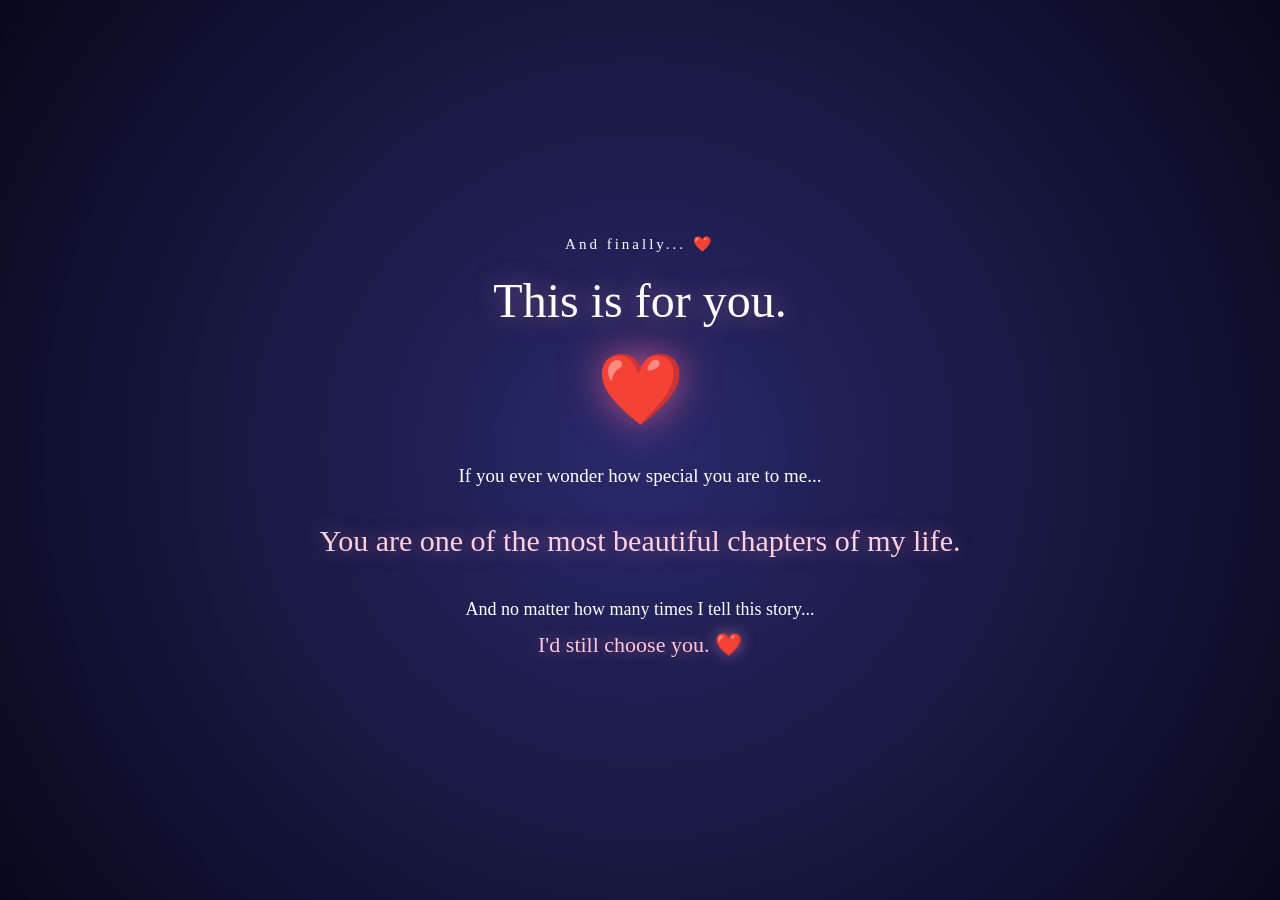
<file: page5.html>
<!DOCTYPE html>
<html lang="en">

<head>
    <meta charset="UTF-8">
    <meta name="viewport" content="width=device-width, initial-scale=1.0">

    <title>For You ❤️</title>

    <link rel="stylesheet" href="page5.css">
</head>

<body>

    <div class="final-surprise">

        <p class="small-line">
            And finally... ❤️
        </p>

        <h1>
            This is for you.
        </h1>

        <div class="heart"  id="birthdayHeart">
            ❤️
        </div>

        <p class="final-message">
            If you ever wonder how special you are to me...
        </p>

        <h2>
            You are one of the most beautiful
            chapters of my life.
        </h2>

        <p class="ending">
            And no matter how many times
            I tell this story...
            <br>
            <span>I'd still choose you. ❤️</span>
        </p>

    </div>

    <script src="page5.js"></script>
</body>

</html>
</file>
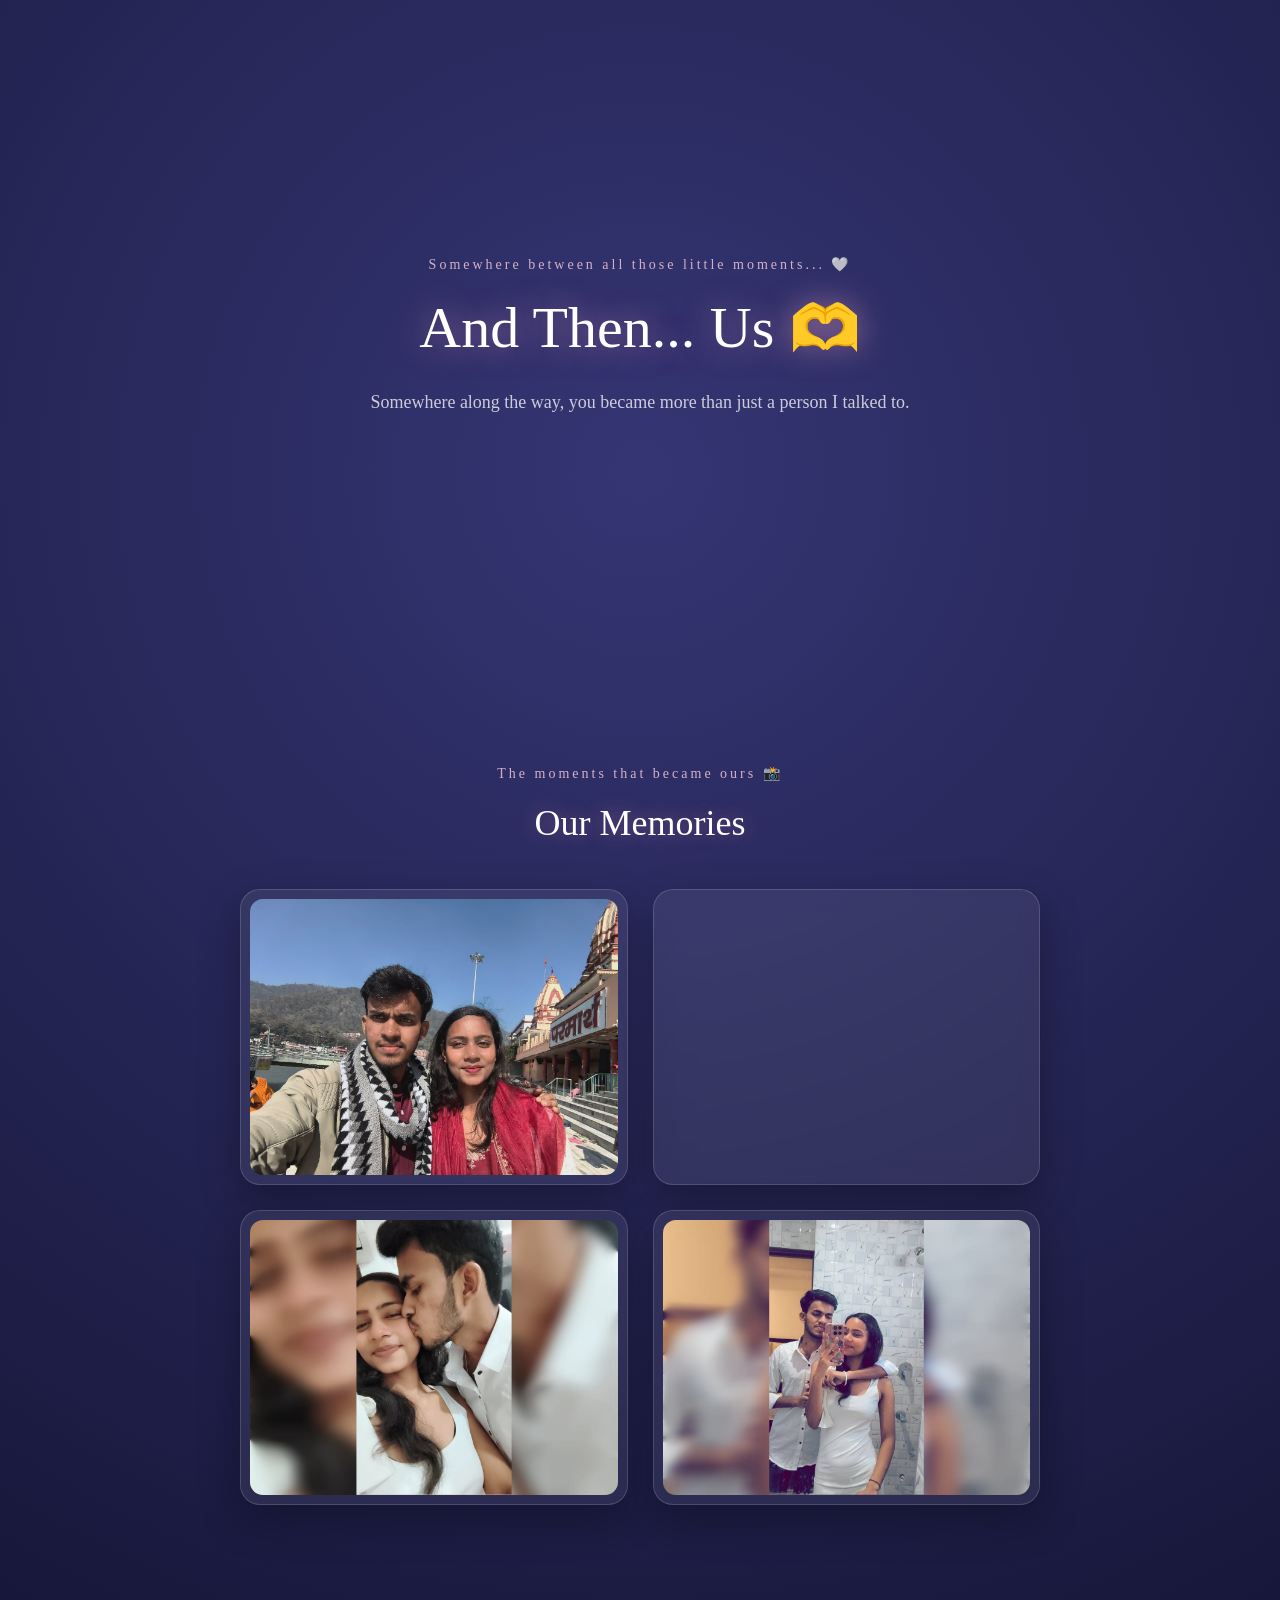
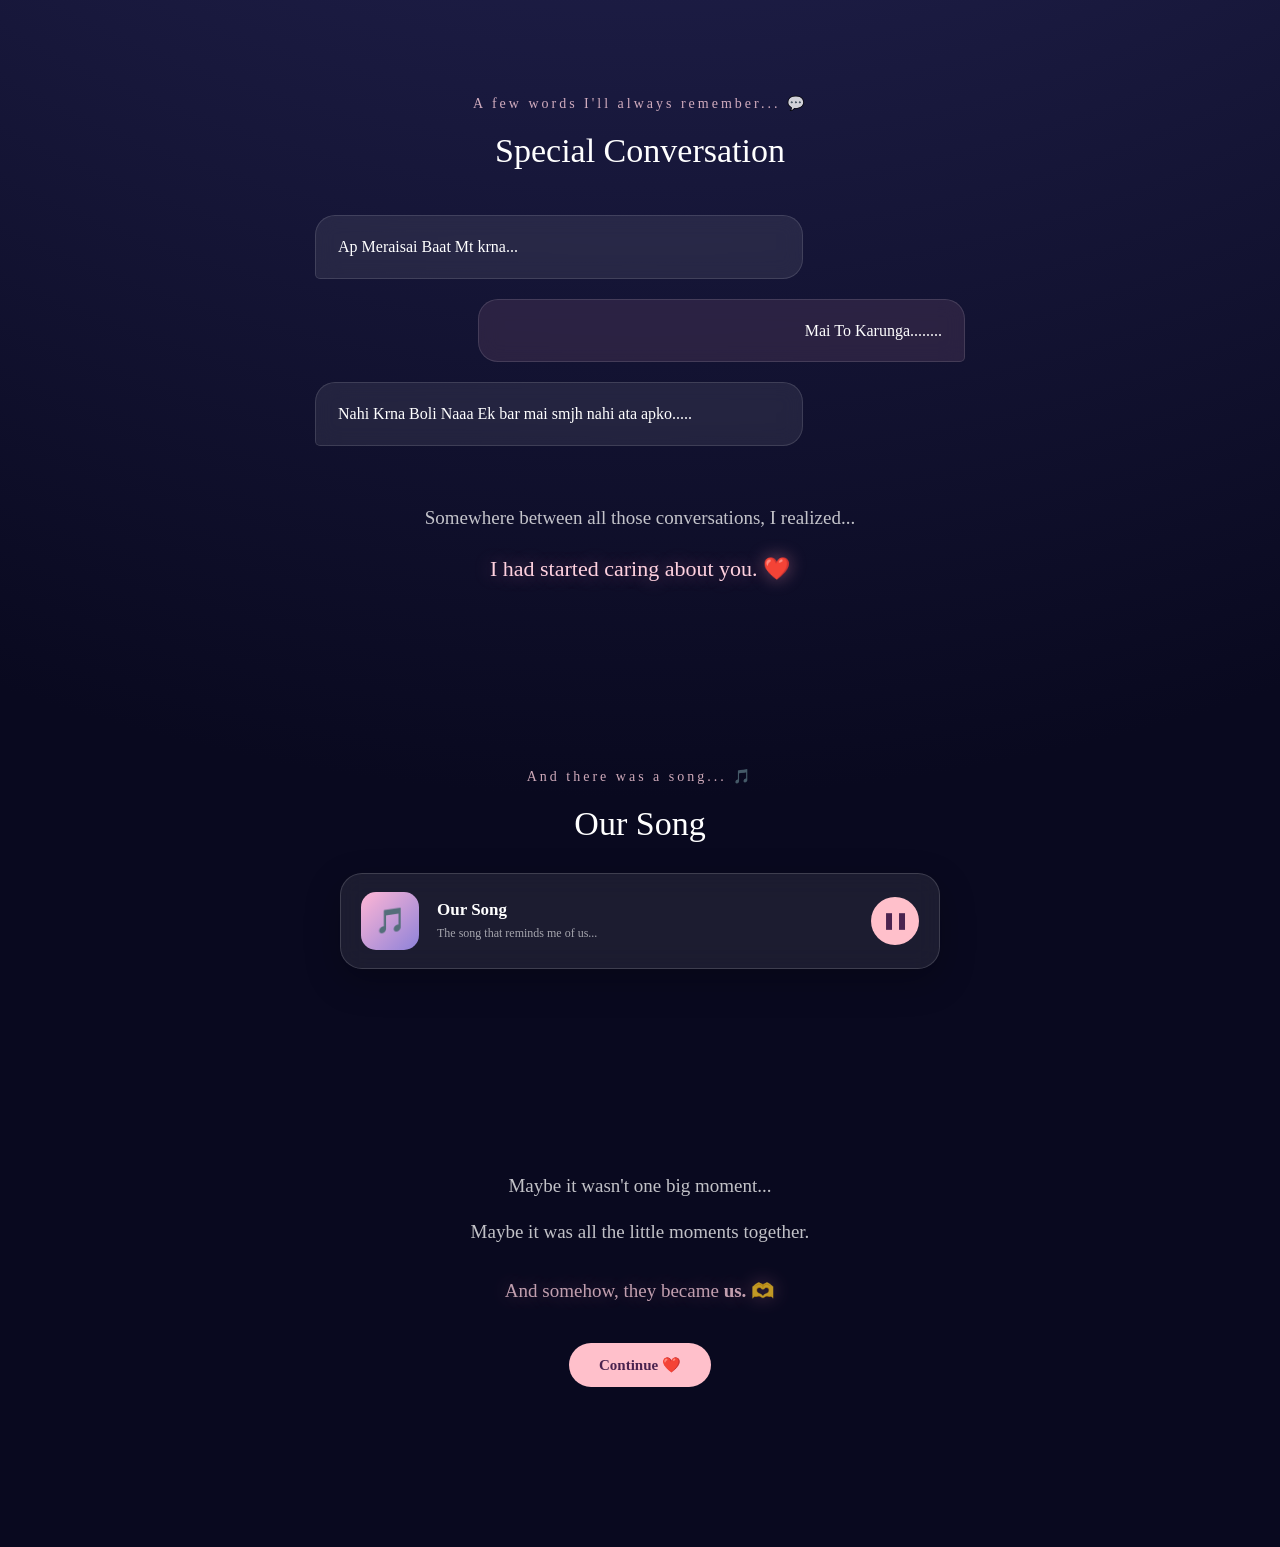
<file: then.html>
<!DOCTYPE html>
<html lang="en">

<head>
    <meta charset="UTF-8">
    <meta name="viewport" content="width=device-width, initial-scale=1.0">

    <title>And Then... Us 🫶</title>

    <link rel="stylesheet" href="then.css">
</head>

<body>

    <!-- HERO -->

    <section class="us-hero">

        <p class="small-line">
            Somewhere between all those little moments... 🤍
        </p>

        <h1>
            And Then... Us 🫶
        </h1>

        <p class="intro">
            Somewhere along the way,
            you became more than just a person I talked to.
        </p>

    </section>


    <!-- OUR MEMORIES -->

    <section class="memories-section">

        <p class="small-line">
            The moments that became ours 📸
        </p>

        <h2>
            Our Memories
        </h2>


        <div class="memory-gallery">

            <div class="memory-photo">
                <img
                    src="sec3a.jpeg"
                    alt="Our memory">
            </div>

            <div class="memory-photo">
               <video src="
               video1.mp4" autoplay muted loop playsinline></video>
            </div>

            <div class="memory-photo">
                <img
                    src="scene3.jpeg"
                    alt="Our memory">
            </div>

            <div class="memory-photo">
                <img
                    src="scene4.jpeg"
                    alt="Our memory">
            </div>

        </div>

    </section>


    <!-- SPECIAL CONVERSATION -->

    <section class="conversation-section">

        <p class="small-line">
            A few words I'll always remember... 💬
        </p>

        <h2>
            Special Conversation
        </h2>


        <div class="chat-message left">
            <p>
                Ap Meraisai Baat Mt krna...
            </p>
        </div>


        <div class="chat-message right">
            <p>
                Mai To Karunga........
            </p>
        </div>


        <div class="chat-message left">
            <p>
               Nahi Krna Boli Naaa Ek bar mai smjh nahi ata apko..... 
            </p>
        </div>


        <p class="realization">
            Somewhere between all those conversations,
            I realized...
        </p>

        <p class="highlight">
            I had started caring about you. ❤️
        </p>

    </section>


    <!-- OUR SONG -->

    <section class="song-section">

        <p class="small-line">
            And there was a song... 🎵
        </p>

        <h2>
            Our Song
        </h2>


        <div class="music-player">

            <div class="song-icon">
                🎵
            </div>


            <div class="song-info">

                <h3>
                    Our Song
                </h3>

                <p>
                    The song that reminds me of us...
                </p>

            </div>


            <button id="playBtn">
                ▶
            </button>

        </div>


        <audio
            id="song"
            src="bariyaa1.mpeg">
        </audio>

    </section>


    <!-- FINAL MESSAGE -->

    <section class="final-message">

        <p>
            Maybe it wasn't one big moment...
        </p>

        <p>
            Maybe it was all the little moments
            together.
        </p>

        <p class="highlight">
            And somehow, they became <b>us.</b> 🫶
        </p>


        <button id="continueBtn">
            Continue ❤️
        </button>

    </section>


    <script src="then.js"></script>

</body>

</html>
</file>
<file: style.css>
/* =========================
   RESET
========================= */

* {
    box-sizing: border-box;
    margin: 0;
    padding: 0;
}


/* =========================
   BODY
========================= */

body {
    min-height: 100vh;

    display: flex;
    flex-direction: column;
    justify-content: center;
    align-items: center;

    background: radial-gradient(
        circle at center,
        #24245c,
        #09091f
    );

    color: white;

    font-family: Georgia, serif;

    text-align: center;

    overflow: hidden;
}


/* =========================
   FIRST SCREEN
========================= */

body > h1 {
    font-size: 45px;
    font-weight: normal;

    letter-spacing: 2px;

    color: white;

    text-shadow:
        0 0 20px rgba(255, 150, 180, 0.5);

    cursor: pointer;

    transition: transform 0.3s ease;

    animation: fadeIn 2s ease-in-out;
}


body > h1:hover {
    transform: scale(1.05);
}


/* =========================
   FADE IN
========================= */

@keyframes fadeIn {

    from {
        opacity: 0;
        transform: translateY(15px);
    }

    to {
        opacity: 1;
        transform: translateY(0);
    }
}


/* =========================
   DOOR SECTION
========================= */

#doorSection {

    display: none;

    width: 100%;

    flex-direction: column;

    align-items: center;

    justify-content: center;

    position: relative;
}


/* =========================
   DOOR
========================= */

.door {

    width: 320px;
    height: 380px;

    position: relative;

    display: flex;

    margin-bottom: 25px;

    perspective: 1000px;

    border: 4px solid #d8b36a;

    background: #11113a;

    overflow: visible;
}


/* =========================
   DOOR PANELS
========================= */

.left-door,
.right-door {

    width: 50%;
    height: 100%;

    position: relative;

    background: linear-gradient(
        135deg,
        #4b4778,
        #171735
    );

    border: 2px solid #d8b36a;

    transition: transform 1.5s ease;

    transform-style: preserve-3d;
}


/* =========================
   LEFT DOOR
========================= */

.left-door {
    transform-origin: left center;
}


/* =========================
   RIGHT DOOR
========================= */

.right-door {
    transform-origin: right center;
}


/* =========================
   DOOR DECORATION
========================= */

.left-door::before,
.right-door::before {

    content: "";

    position: absolute;

    width: 55%;
    height: 25%;

    top: 12%;
    left: 22%;

    border: 2px solid #d8b36a;
}


.left-door::after,
.right-door::after {

    content: "";

    position: absolute;

    width: 55%;
    height: 25%;

    bottom: 12%;
    left: 22%;

    border: 2px solid #d8b36a;
}


/* =========================
   OPEN DOOR
========================= */

.door.open .left-door {
    transform: rotateY(-110deg);
}


.door.open .right-door {
    transform: rotateY(110deg);
}


/* =========================
   PASSWORD SECTION
========================= */

#doorSection > h2 {

    font-size: 20px;

    margin-bottom: 10px;
}


#doorSection > p {

    font-size: 14px;

    margin-bottom: 12px;
}


/* =========================
   PASSWORD INPUT
========================= */

#password {

    width: 150px;

    padding: 11px 15px;

    border-radius: 25px;

    border: 1px solid #d8b36a;

    background: rgba(255, 255, 255, 0.08);

    color: white;

    outline: none;

    text-align: center;

    font-family: Georgia, serif;
}


#password::placeholder {
    color: #dddddd;
}


/* =========================
   ALL BUTTONS
========================= */

button {

    padding: 11px 20px;

    margin-left: 6px;

    border: none;

    border-radius: 25px;

    background: pink;

    color: #4a234f;

    cursor: pointer;

    font-weight: bold;

    font-family: Georgia, serif;

    transition: 0.3s ease;
}


button:hover {

    transform: scale(1.05);

    background: #ffb6d5;

    box-shadow:
        0 0 20px rgba(255, 170, 200, 0.5);
}


/* =========================
   ERROR
========================= */

#error {

    color: #ff8c9b;

    margin-top: 10px;
}


/* ==================================================
   SECRET MESSAGE
================================================== */

#secretMessage {

    display: none;

    position: absolute;

    top: 50%;
    left: 50%;

    transform: translate(-50%, -50%);

    width: min(90%, 600px);

    text-align: center;

    z-index: 100;

    animation: messageReveal 1.5s ease forwards;
}


/* Small line */

#secretMessage .small-line {

    font-size: 16px;

    letter-spacing: 1px;

    opacity: 0.8;

    margin-bottom: 15px;
}


/* Main heading */

#secretMessage h2 {

    font-size: 32px;

    line-height: 1.3;

    margin: 12px 0;
}


/* Story text */

#secretMessage .story-text {

    font-size: 18px;

    opacity: 0.85;

    margin-bottom: 20px;
}


/* =========================
   CONTINUE BUTTON
========================= */

#continueBtn {

    display: block;

    visibility: visible;

    opacity: 1;

    margin: 20px auto;

    padding: 12px 25px;

    border: none;

    border-radius: 30px;

    background: pink;

    color: #4a234f;

    font-weight: bold;

    cursor: pointer;

    position: relative;

    z-index: 9999;

    transition:
        transform 0.3s ease,
        box-shadow 0.3s ease;
}


#continueBtn:hover {

    transform: scale(1.08);

    box-shadow:
        0 0 20px rgba(255, 170, 200, 0.5);
}


/* ==================================================
   STORY SECTION
================================================== */

#storySection {

    display: none;

    position: fixed;

    top: 50%;
    left: 50%;

    transform: translate(-50%, -50%);

    width: min(90%, 600px);

    text-align: center;

    z-index: 500;

    animation: storyReveal 1.5s ease forwards;
}


/* =========================
   STORY SMALL LINE
========================= */

#storySection .small-line {

    font-size: 15px;

    letter-spacing: 2px;

    opacity: 0.75;

    margin-bottom: 15px;
}


/* =========================
   STORY HEADING
========================= */

#storySection h2 {

    font-size: 34px;

    font-weight: normal;

    margin-bottom: 20px;

    text-shadow:
        0 0 20px rgba(255, 150, 180, 0.4);
}


/* =========================
   STORY PARAGRAPHS
========================= */

#storySection p {

    font-size: 18px;

    line-height: 1.7;

    margin-bottom: 15px;
}


/* =========================
   HIGHLIGHT TEXT
========================= */

#storySection .highlight {

    font-size: 20px;

    color: #ffd1df;

    margin-top: 20px;

    text-shadow:
        0 0 15px rgba(255, 150, 180, 0.5);
}


/* =========================
   NEXT BUTTON
========================= */

#nextBtn {

    display: block;

    margin: 25px auto 0;

    padding: 12px 25px;

    border-radius: 30px;

    background: pink;

    color: #4a234f;

    font-weight: bold;
}


/* =========================
   MESSAGE ANIMATION
========================= */

@keyframes messageReveal {

    from {
        opacity: 0;
        transform: translate(-50%, -40%);
    }

    to {
        opacity: 1;
        transform: translate(-50%, -50%);
    }
}


/* =========================
   STORY ANIMATION
========================= */

@keyframes storyReveal {

    from {
        opacity: 0;
        transform: translate(-50%, -40%);
    }

    to {
        opacity: 1;
        transform: translate(-50%, -50%);
    }
}


/* =========================
   MOBILE
========================= */

@media (max-width: 600px) {

    body > h1 {

        font-size: 24px;

        margin-bottom: 25px;
    }


    .door {

        width: 260px;

        height: 320px;
    }


    #doorSection > h2 {

        font-size: 18px;
    }


    #password {

        width: 130px;
    }


    button {

        padding: 10px 16px;
    }


    #secretMessage h2 {

        font-size: 25px;
    }


    #secretMessage .story-text {

        font-size: 16px;
    }


    #storySection h2 {

        font-size: 27px;
    }


    #storySection p {

        font-size: 16px;
    }
}
</file>
<file: and.css>
/* =========================================================
   AND THEN... US — CINEMATIC MEMORY PAGE
========================================================= */

* {
    margin: 0;
    padding: 0;
    box-sizing: border-box;
}

html {
    scroll-behavior: smooth;
}

body {
    min-height: 100vh;

    background:
        radial-gradient(
            circle at 50% 10%,
            #30245f 0%,
            #121027 35%,
            #070712 75%
        );

    color: #fff;

    font-family:
        Georgia,
        "Times New Roman",
        serif;

    overflow-x: hidden;
}


/* =========================================================
   BACKGROUND GLOW
========================================================= */

.bg-glow {
    position: fixed;

    width: 500px;
    height: 500px;

    border-radius: 50%;

    filter: blur(100px);

    opacity: 0.12;

    pointer-events: none;

    z-index: -1;
}

.glow-1 {
    top: 10%;
    left: -250px;

    background: #ff8fb8;
}

.glow-2 {
    top: 55%;
    right: -250px;

    background: #7772ff;
}


/* =========================================================
   COMMON
========================================================= */

.eyebrow,
.memory-label {
    color: #ffc9dc;

    font-size: 11px;

    letter-spacing: 4px;

    opacity: 0.75;

    text-transform: uppercase;
}


/* =========================================================
   HERO
========================================================= */

.hero {
    min-height: 100vh;

    display: flex;

    flex-direction: column;

    justify-content: center;

    align-items: center;

    text-align: center;

    padding: 80px 25px;

    position: relative;
}


.hero .eyebrow {
    margin-bottom: 28px;

    animation: fadeUp 1s ease forwards;
}


.hero h1 {
    font-size: clamp(55px, 9vw, 105px);

    font-weight: normal;

    line-height: 0.95;

    letter-spacing: -3px;

    margin-bottom: 35px;

    text-shadow:
        0 0 40px rgba(255,170,205,0.25);

    animation:
        titleReveal 1.4s ease forwards;
}


.hero h1 span {
    display: block;

    color: #ffb6d5;

    font-style: italic;

    margin-top: 12px;
}


.hero-text {
    max-width: 600px;

    font-size: 20px;

    line-height: 1.8;

    opacity: 0.82;

    animation:
        fadeUp 1.2s ease 0.4s both;
}


.hero-small {
    margin-top: 10px;

    color: #ffc7da;

    font-size: 16px;

    font-style: italic;

    animation:
        fadeUp 1.2s ease 0.7s both;
}


.scroll-line {
    position: absolute;

    bottom: 35px;

    display: flex;

    flex-direction: column;

    align-items: center;

    gap: 10px;

    font-size: 10px;

    letter-spacing: 3px;

    opacity: 0.45;

    text-transform: uppercase;
}


.scroll-line span {
    width: 1px;

    height: 55px;

    background:
        linear-gradient(
            to bottom,
            transparent,
            #ffd6e5
        );

    animation: scrollPulse 2s infinite;
}


/* =========================================================
   MEMORY INTRO
========================================================= */

.memory-intro {
    max-width: 700px;

    margin: auto;

    padding: 130px 25px 90px;

    text-align: center;
}


.memory-intro .eyebrow {
    margin-bottom: 25px;
}


.memory-intro h2 {
    font-size: clamp(38px, 6vw, 65px);

    font-weight: normal;

    line-height: 1.15;

    margin-bottom: 25px;
}


.memory-intro h2 span {
    color: #ffb6d5;

    font-style: italic;
}


.memory-intro > p:last-child {
    opacity: 0.6;

    line-height: 1.8;

    font-size: 17px;
}


/* =========================================================
   MEMORY STORY
========================================================= */

.memory-story {
    width: min(1100px, 90%);

    margin: 100px auto;

    display: flex;

    align-items: center;

    gap: 90px;
}


.left-story {
    justify-content: flex-start;
}


.right-story {
    justify-content: flex-end;
}


.memory-photo {
    position: relative;

    flex-shrink: 0;

    padding: 10px;

    background:
        rgba(255,255,255,0.06);

    border:
        1px solid rgba(255,255,255,0.16);

    box-shadow:
        0 25px 70px rgba(0,0,0,0.45);

    backdrop-filter: blur(12px);

    overflow: hidden;

    transform: rotate(-2deg);

    transition:
        transform 0.6s ease,
        box-shadow 0.6s ease;
}


.right-story .memory-photo {
    transform: rotate(2deg);
}


.memory-photo:hover {
    transform:
        rotate(0deg)
        scale(1.03);

    box-shadow:
        0 30px 90px rgba(0,0,0,0.55);
}


.photo-large {
    width: min(470px, 45vw);
}


.photo-tall {
    width: min(400px, 42vw);
}


.memory-photo img {
    width: 100%;

    height: 500px;

    object-fit: cover;

    display: block;

    border-radius: 4px;

    transition: transform 0.8s ease;
}


.photo-tall img {
    height: 560px;
}


.memory-photo:hover img {
    transform: scale(1.04);
}


.photo-number {
    position: absolute;

    top: 25px;
    left: 25px;

    z-index: 3;

    width: 45px;
    height: 45px;

    display: flex;

    justify-content: center;
    align-items: center;

    border-radius: 50%;

    background:
        rgba(10,8,25,0.65);

    border:
        1px solid rgba(255,255,255,0.3);

    backdrop-filter: blur(10px);

    color: #ffd4e3;

    font-size: 13px;

    letter-spacing: 1px;
}


/* =========================================================
   MEMORY CONTENT
========================================================= */

.memory-content {
    max-width: 430px;
}


.memory-content .memory-label {
    margin-bottom: 22px;
}


.memory-content h2 {
    font-size: clamp(32px, 4vw, 50px);

    font-weight: normal;

    line-height: 1.15;

    margin-bottom: 25px;
}


.tiny-line {
    width: 55px;

    height: 1px;

    background: #ffb6d5;

    margin-bottom: 25px;

    box-shadow:
        0 0 12px rgba(255,170,200,0.7);
}


.memory-content p {
    font-size: 16px;

    line-height: 1.9;

    color:
        rgba(255,255,255,0.68);

    margin-bottom: 15px;
}


.memory-content .highlight {
    color: #ffc5d8;

    font-style: italic;

    font-size: 18px;
}


/* =========================================================
   CENTER MEMORY
========================================================= */

.center-memory {
    width: min(850px, 90%);

    margin: 180px auto;

    text-align: center;
}


.center-memory .memory-label {
    margin-bottom: 30px;
}


.center-photo {
    position: relative;

    width: min(700px, 90vw);

    height: min(650px, 70vw);

    min-height: 400px;

    margin: auto;

    overflow: hidden;

    border-radius: 4px;

    box-shadow:
        0 35px 100px rgba(0,0,0,0.55);

    border:
        1px solid rgba(255,255,255,0.15);
}


.center-photo img {
    width: 100%;
    height: 100%;

    object-fit: cover;

    display: block;

    transition: transform 1s ease;
}


.center-photo:hover img {
    transform: scale(1.05);
}


.center-overlay {
    position: absolute;

    inset: 0;

    display: flex;

    justify-content: center;

    align-items: center;

    background:
        linear-gradient(
            to bottom,
            transparent 45%,
            rgba(5,4,15,0.5)
        );
}


.center-overlay span {
    width: 65px;
    height: 65px;

    border-radius: 50%;

    display: flex;

    justify-content: center;
    align-items: center;

    border:
        1px solid rgba(255,255,255,0.35);

    background:
        rgba(10,8,25,0.4);

    backdrop-filter: blur(8px);

    color: #ffd5e4;

    font-size: 15px;
}


.center-memory h2 {
    font-size: clamp(30px, 5vw, 52px);

    font-weight: normal;

    margin-top: 40px;

    line-height: 1.2;
}


.center-memory > p:last-child {
    max-width: 550px;

    margin: 20px auto 0;

    line-height: 1.8;

    opacity: 0.6;
}


/* =========================================================
   LAST MEMORY
========================================================= */

.last-memory {
    width: min(1050px, 90%);

    margin: 170px auto;

    display: grid;

    grid-template-columns: 1.1fr 0.9fr;

    align-items: center;

    gap: 80px;
}


.last-photo {
    position: relative;

    overflow: hidden;

    padding: 10px;

    background:
        rgba(255,255,255,0.06);

    border:
        1px solid rgba(255,255,255,0.15);

    transform: rotate(-1.5deg);

    box-shadow:
        0 30px 80px rgba(0,0,0,0.5);
}


.last-photo img {
    width: 100%;

    height: 560px;

    object-fit: cover;

    display: block;
}


.last-number {
    position: absolute;

    right: 30px;
    bottom: 30px;

    width: 50px;
    height: 50px;

    display: flex;

    align-items: center;
    justify-content: center;

    border-radius: 50%;

    background:
        rgba(10,8,25,0.7);

    backdrop-filter: blur(10px);

    color: #ffd3e3;

    border:
        1px solid rgba(255,255,255,0.3);
}


.last-text {
    padding-right: 20px;
}


.last-text .memory-label {
    margin-bottom: 20px;
}


.last-text h2 {
    font-size: clamp(35px, 5vw, 58px);

    font-weight: normal;

    line-height: 1.12;

    margin-bottom: 25px;
}


.last-text p {
    color:
        rgba(255,255,255,0.65);

    font-size: 18px;

    line-height: 1.8;
}


.last-text .highlight {
    color: #ffc3d7;

    margin-top: 15px;

    font-size: 20px;

    font-style: italic;
}


/* =========================================================
   CONVERSATION
========================================================= */

.conversation {
    width: min(700px, 90%);

    margin: 180px auto;

    text-align: center;
}


.conversation .eyebrow {
    margin-bottom: 25px;
}


.conversation > h2 {
    font-size: clamp(34px, 5vw, 52px);

    font-weight: normal;

    line-height: 1.2;

    margin-bottom: 70px;
}


.chat-box {
    display: flex;

    flex-direction: column;

    gap: 22px;
}


.chat {
    max-width: 72%;

    padding: 18px 23px;

    border-radius: 22px;

    text-align: left;

    background:
        rgba(255,255,255,0.065);

    border:
        1px solid rgba(255,255,255,0.12);

    backdrop-filter: blur(15px);

    box-shadow:
        0 10px 35px rgba(0,0,0,0.2);

    animation: chatFloat 5s ease-in-out infinite;
}


.chat.right {
    align-self: flex-end;

    text-align: right;

    background:
        rgba(255,170,200,0.09);
}


.chat span {
    font-size: 11px;

    letter-spacing: 1px;

    color: #ffb9d3;
}


.chat p {
    margin-top: 8px;

    line-height: 1.6;

    font-size: 15px;
}


/* =========================================================
   EMOTIONAL REVEAL
========================================================= */

.reveal {
    min-height: 70vh;

    width: min(850px, 90%);

    margin: 100px auto 180px;

    display: flex;

    flex-direction: column;

    justify-content: center;

    align-items: center;

    text-align: center;
}


.reveal > p {
    font-size: 17px;

    color:
        rgba(255,255,255,0.55);

    line-height: 1.8;

    margin-bottom: 20px;
}


.reveal h2 {
    max-width: 750px;

    font-size: clamp(38px, 6vw, 65px);

    font-weight: normal;

    line-height: 1.2;
}


.reveal h2 span {
    color: #ffb6d5;

    font-style: italic;
}


.reveal-line {
    width: 80px;

    height: 1px;

    background: #ffb6d5;

    margin: 45px 0;

    box-shadow:
        0 0 15px rgba(255,160,200,0.8);
}


.reveal strong {
    color: #ffd0df;

    font-size: 22px;

    font-weight: normal;

    font-style: italic;
}


/* =========================================================
   MUSIC
========================================================= */

.music-section {
    width: min(650px, 90%);

    margin: 100px auto 180px;

    text-align: center;
}


.music-section .eyebrow {
    margin-bottom: 22px;
}


.music-section > h2 {
    font-size: clamp(35px, 5vw, 52px);

    font-weight: normal;

    margin-bottom: 45px;
}


.music-section > h2 span {
    color: #ffb6d5;

    font-style: italic;
}


.music-player {
    display: flex;

    align-items: center;

    gap: 18px;

    padding: 18px;

    border-radius: 25px;

    background:
        linear-gradient(
            135deg,
            rgba(255,255,255,0.1),
            rgba(255,255,255,0.035)
        );

    border:
        1px solid rgba(255,255,255,0.17);

    backdrop-filter: blur(20px);

    box-shadow:
        0 25px 70px rgba(0,0,0,0.35);

    text-align: left;
}


.album {
    width: 68px;
    height: 68px;

    flex-shrink: 0;

    display: flex;

    align-items: center;
    justify-content: center;

    border-radius: 18px;

    background:
        linear-gradient(
            135deg,
            #ffb6d5,
            #8178d5
        );

    font-size: 28px;

    box-shadow:
        0 0 30px rgba(255,160,200,0.25);
}


.song-info {
    flex: 1;
}


.song-info p {
    color: #ffb9d3;

    font-size: 9px;

    letter-spacing: 2px;

    margin-bottom: 5px;
}


.song-info h3 {
    font-size: 18px;

    font-weight: normal;

    margin-bottom: 5px;
}


.song-info small {
    font-size: 11px;

    opacity: 0.5;
}


#playBtn {
    width: 52px;
    height: 52px;

    flex-shrink: 0;

    border: none;

    border-radius: 50%;

    background: #ffd0df;

    color: #512546;

    cursor: pointer;

    font-size: 16px;

    transition: 0.3s;
}


#playBtn:hover {
    transform: scale(1.1);

    box-shadow:
        0 0 30px rgba(255,170,200,0.55);
}


/* =========================================================
   ENDING
========================================================= */

.ending {
    min-height: 75vh;

    display: flex;

    flex-direction: column;

    justify-content: center;

    align-items: center;

    text-align: center;

    padding: 100px 25px;
}


.ending-heart {
    font-size: 55px;

    margin-bottom: 35px;

    animation:
        heartbeat 1.6s ease-in-out infinite;

    filter:
        drop-shadow(
            0 0 20px rgba(255,150,190,0.7)
        );
}


.ending p {
    color:
        rgba(255,255,255,0.55);

    font-size: 17px;

    margin-bottom: 18px;
}


.ending h2 {
    font-size: clamp(38px, 6vw, 65px);

    font-weight: normal;

    line-height: 1.15;

    margin-bottom: 45px;
}


.ending h2 span {
    color: #ffb6d5;

    font-style: italic;
}


.next-btn {
    display: inline-block;

    padding: 15px 30px;

    border-radius: 30px;

    background: #ffd0df;

    color: #4a234f;

    text-decoration: none;

    font-size: 14px;

    font-weight: bold;

    transition: 0.35s;

    box-shadow:
        0 10px 30px rgba(255,150,190,0.15);
}


.next-btn:hover {
    transform:
        translateY(-4px)
        scale(1.04);

    box-shadow:
        0 15px 40px rgba(255,150,190,0.35);
}


/* =========================================================
   ANIMATIONS
========================================================= */

@keyframes fadeUp {

    from {
        opacity: 0;

        transform:
            translateY(25px);
    }

    to {
        opacity: 1;

        transform:
            translateY(0);
    }
}


@keyframes titleReveal {

    from {
        opacity: 0;

        transform:
            scale(0.92)
            translateY(20px);

        filter: blur(8px);
    }

    to {
        opacity: 1;

        transform:
            scale(1)
            translateY(0);

        filter: blur(0);
    }
}


@keyframes scrollPulse {

    0%,
    100% {
        opacity: 0.25;

        transform:
            scaleY(0.7);
    }

    50% {
        opacity: 1;

        transform:
            scaleY(1);
    }
}


@keyframes heartbeat {

    0%,
    100% {
        transform: scale(1);
    }

    50% {
        transform: scale(1.16);
    }
}


@keyframes chatFloat {

    0%,
    100% {
        transform: translateY(0);
    }

    50% {
        transform: translateY(-3px);
    }
}


/* =========================================================
   MOBILE
========================================================= */

@media (max-width: 700px) {

    .hero {
        min-height: 92vh;

        padding:
            80px 20px;
    }


    .hero h1 {
        letter-spacing: -1px;
    }


    .hero-text {
        font-size: 17px;
    }


    .memory-intro {
        padding-top: 90px;
    }


    .memory-story {
        width: 90%;

        margin: 110px auto;

        flex-direction: column;

        gap: 45px;
    }


    .right-story {
        flex-direction: column-reverse;
    }


    .photo-large,
    .photo-tall {
        width: 100%;
    }


    .memory-photo img,
    .photo-tall img {
        height: 470px;
    }


    .memory-content {
        width: 100%;

        max-width: 500px;

        text-align: center;
    }


    .tiny-line {
        margin:
            20px auto 25px;
    }


    .center-memory {
        margin:
            130px auto;
    }


    .center-photo {
        width: 100%;

        height: 520px;

        min-height: 0;
    }


    .last-memory {
        width: 90%;

        grid-template-columns: 1fr;

        gap: 50px;

        margin: 130px auto;
    }


    .last-photo {
        transform: rotate(0);
    }


    .last-photo img {
        height: 500px;
    }


    .last-text {
        text-align: center;

        padding: 0;
    }


    .chat {
        max-width: 88%;
    }


    .reveal {
        min-height: 65vh;

        margin:
            80px auto 130px;
    }


    .music-section {
        margin:
            80px auto 130px;
    }


    .ending {
        min-height: 70vh;
    }

}


@media (max-width: 420px) {

    .hero h1 {
        font-size: 52px;
    }


    .memory-photo img,
    .photo-tall img {
        height: 400px;
    }


    .center-photo {
        height: 430px;
    }


    .last-photo img {
        height: 430px;
    }


    .music-player {
        padding: 13px;

        gap: 12px;
    }


    .album {
        width: 55px;
        height: 55px;

        font-size: 22px;
    }


    #playBtn {
        width: 45px;
        height: 45px;
    }


    .song-info h3 {
        font-size: 15px;
    }


    .song-info small {
        font-size: 9px;
    }

}
</file>
<file: b.css>
/* =========================
   RESET
========================= */

* {
    margin: 0;
    padding: 0;
    box-sizing: border-box;
}


/* =========================
   BODY
========================= */

body {

    min-height: 100vh;

    background:
        radial-gradient(
            circle at 50% 20%,
            #30306f,
            #09091f 70%
        );

    color: white;

    font-family: Georgia, serif;

    text-align: center;

    overflow-x: hidden;
}


/* =========================
   HERO
========================= */

.beginning-hero {

    min-height: 70vh;

    display: flex;

    flex-direction: column;

    justify-content: center;

    align-items: center;

    padding: 80px 25px;

    animation: fadeUp 1.5s ease;
}


.small-line {

    font-size: 14px;

    letter-spacing: 3px;

    color: #ffd1df;

    opacity: 0.8;

    margin-bottom: 20px;
}


.beginning-hero h1 {

    font-size: 58px;

    font-weight: normal;

    margin-bottom: 25px;

    text-shadow:
        0 0 30px rgba(255, 170, 200, 0.5);
}


.intro {

    font-size: 18px;

    opacity: 0.75;

    line-height: 1.7;

    max-width: 550px;
}


/* =========================
   MEMORY SECTION
========================= */

.memory-section {

    max-width: 700px;

    margin: auto;

    padding: 80px 25px;
}


.photo-card {

    width: min(90%, 550px);

    margin: 30px auto;

    padding: 12px;

    background: rgba(255,255,255,0.08);

    border: 1px solid rgba(255,255,255,0.15);

    border-radius: 20px;

    backdrop-filter: blur(10px);

    box-shadow:
        0 15px 40px rgba(0,0,0,0.35);

    transition: 0.5s ease;
}


.photo-card:hover {

    transform: translateY(-8px) scale(1.02);

    box-shadow:
        0 20px 50px rgba(255,150,190,0.18);
}


.photo-card img {

    width: 100%;

    max-height: 600px;

    object-fit: cover;

    display: block;

    border-radius: 13px;
}


.caption {

    font-size: 18px;

    line-height: 1.8;

    opacity: 0.75;

    max-width: 550px;

    margin: auto;
}


/* =========================
   GALLERY
========================= */

.gallery-section {

    max-width: 950px;

    margin: auto;

    padding: 80px 25px;
}


.gallery-section h2 {

    font-size: 34px;

    font-weight: normal;

    margin-bottom: 40px;

    text-shadow:
        0 0 20px rgba(255,150,180,0.4);
}


.gallery {

    display: grid;

    grid-template-columns: repeat(3, 1fr);

    gap: 20px;

    align-items: center;
}


.gallery-card {

    padding: 8px;

    background: rgba(255,255,255,0.07);

    border: 1px solid rgba(255,255,255,0.12);

    border-radius: 15px;

    transition: 0.5s ease;
}


.gallery-card:nth-child(2) {

    transform: translateY(30px);
}


.gallery-card:hover {

    transform: translateY(-8px) scale(1.03);

    box-shadow:
        0 15px 35px rgba(255,150,190,0.18);
}


.gallery-card:nth-child(2):hover {

    transform: translateY(22px) scale(1.03);
}


.gallery-card img {

    width: 100%;

    height: 280px;

    object-fit: cover;

    border-radius: 10px;

    display: block;
}


/* =========================
   CHAT SECTION
========================= */

.chat-section {

    max-width: 650px;

    margin: auto;

    padding: 100px 25px;
}


.chat-section h2 {

    font-size: 32px;

    font-weight: normal;

    margin-bottom: 40px;
}


.chat {

    max-width: 75%;

    margin: 18px 0;

    padding: 18px 22px;

    border-radius: 20px;

    background: rgba(255,255,255,0.08);

    border: 1px solid rgba(255,255,255,0.12);

    backdrop-filter: blur(10px);

    text-align: left;

    line-height: 1.6;

    transition: 0.3s;
}


.chat:nth-child(odd) {

    margin-left: auto;

    background: rgba(255,170,200,0.10);

    text-align: right;
}


.chat:hover {

    transform: translateY(-4px);
}


/* =========================
   SONG
========================= */

.song-section {

    max-width: 650px;

    margin: auto;

    padding: 80px 25px;
}


.song-section h2 {

    font-size: 32px;

    font-weight: normal;

    margin-bottom: 30px;
}


.music-player {

    display: flex;

    align-items: center;

    gap: 18px;

    padding: 18px 20px;

    border-radius: 20px;

    background: rgba(255,255,255,0.08);

    border: 1px solid rgba(255,255,255,0.15);

    backdrop-filter: blur(12px);

    text-align: left;
}


.music-player > span {

    width: 55px;

    height: 55px;

    display: flex;

    justify-content: center;

    align-items: center;

    border-radius: 14px;

    background: linear-gradient(
        135deg,
        #ffb6d5,
        #8e82d9
    );

    font-size: 25px;
}


.music-player div {

    flex: 1;
}


.music-player h3 {

    margin-bottom: 5px;
}


.music-player p {

    font-size: 12px;

    opacity: 0.6;
}


#playBtn {

    width: 48px;

    height: 48px;

    border: none;

    border-radius: 50%;

    background: pink;

    color: #4a234f;

    font-weight: bold;

    cursor: pointer;

    transition: 0.3s;
}


#playBtn:hover {

    transform: scale(1.1);

    box-shadow:
        0 0 20px rgba(255,170,200,0.5);
}


/* =========================
   ENDING
========================= */

.ending {

    padding: 120px 25px 150px;
}


.ending p {

    font-size: 20px;

    opacity: 0.75;

    margin-bottom: 30px;
}


#continueBtn {

    padding: 13px 30px;

    border: none;

    border-radius: 30px;

    background: pink;

    color: #4a234f;

    font-family: Georgia, serif;

    font-weight: bold;

    font-size: 15px;

    cursor: pointer;

    transition: 0.3s ease;
}


#continueBtn:hover {

    transform: scale(1.08);

    background: #ffb6d5;

    box-shadow:
        0 0 25px rgba(255,170,200,0.5);
}


/* =========================
   ANIMATIONS
========================= */

@keyframes fadeUp {

    from {

        opacity: 0;

        transform: translateY(30px);
    }

    to {

        opacity: 1;

        transform: translateY(0);
    }
}


/* =========================
   MOBILE
========================= */

@media (max-width: 700px) {

    .beginning-hero {

        min-height: 60vh;

        padding: 70px 20px;
    }


    .beginning-hero h1 {

        font-size: 40px;
    }


    .intro {

        font-size: 16px;
    }


    .gallery {

        grid-template-columns: 1fr;
    }


    .gallery-card:nth-child(2) {

        transform: none;
    }


    .gallery-card:nth-child(2):hover {

        transform: scale(1.03);
    }


    .gallery-card img {

        height: 330px;
    }


    .chat {

        max-width: 90%;
    }


    .chat-section h2 {

        font-size: 27px;
    }


    .caption {

        font-size: 16px;
    }
}
</file>
<file: birthday.css>
/* =========================================================
   RESET
========================================================= */

* {
    margin: 0;
    padding: 0;
    box-sizing: border-box;
}


/* =========================================================
   BODY
========================================================= */

body {
    width: 100%;
    min-height: 100vh;

    overflow: hidden;

    background:
        radial-gradient(
            circle at center,
            #29296b,
            #08081c
        );

    color: white;

    font-family:
        Georgia,
        "Times New Roman",
        serif;
}


/* =========================================================
   BIRTHDAY PAGE
========================================================= */

.birthday-page {
    position: fixed;
    inset: 0;

    width: 100vw;
    height: 100vh;

    display: flex;

    flex-direction: column;

    justify-content: center;
    align-items: center;

    text-align: center;

    padding: 25px;

    z-index: 2;

    overflow: hidden;
}


/* =========================================================
   STARS
========================================================= */

.stars {
    position: fixed;
    inset: 0;

    pointer-events: none;

    overflow: hidden;
}


.stars::before,
.stars::after {

    content: "";

    position: absolute;

    top: 50%;
    left: 50%;

    width: 4px;
    height: 4px;

    border-radius: 50%;

    background: white;

    opacity: 0.75;
}


.stars::before {

    box-shadow:
        -360px -150px white,
        -300px -100px white,
        -250px -160px white,
        -210px -80px white,
        -170px -130px white,
        -130px -55px white,
        -90px -100px white,
        -55px -35px white,

        -340px 120px white,
        -280px 160px white,
        -230px 100px white,
        -185px 145px white,
        -140px 80px white,
        -95px 120px white,
        -55px 55px white;

    animation:
        starFloatLeft 7s ease-in-out infinite,
        starTwinkle 3s ease-in-out infinite;
}


.stars::after {

    box-shadow:
        360px -150px white,
        300px -100px white,
        250px -160px white,
        210px -80px white,
        170px -130px white,
        130px -55px white,
        90px -100px white,
        55px -35px white,

        340px 120px white,
        280px 160px white,
        230px 100px white,
        185px 145px white,
        140px 80px white,
        95px 120px white,
        55px 55px white;

    animation:
        starFloatRight 7s ease-in-out infinite,
        starTwinkle 3.5s ease-in-out infinite;
}


@keyframes starFloatLeft {

    0% {
        transform: translate(-20px, -10px);
    }

    50% {
        transform: translate(30px, 15px);
    }

    100% {
        transform: translate(-20px, -10px);
    }
}


@keyframes starFloatRight {

    0% {
        transform: translate(20px, -10px);
    }

    50% {
        transform: translate(-30px, 15px);
    }

    100% {
        transform: translate(20px, -10px);
    }
}


@keyframes starTwinkle {

    0% {
        opacity: 0.25;
    }

    50% {
        opacity: 1;
    }

    100% {
        opacity: 0.25;
    }
}


/* =========================================================
   FIRST SCREEN
========================================================= */

.birthday-small {
    font-size: 15px;
    letter-spacing: 3px;

    color: #ffd6e5;

    margin-bottom: 18px;
}


#birthdayText {

    max-width: 750px;

    font-size: 48px;

    font-weight: normal;

    line-height: 1.2;

    color: #fff1f6;

    text-shadow:
        0 0 15px rgba(255,150,190,0.5),
        0 0 35px rgba(255,100,160,0.25);

    margin-bottom: 20px;
}


.birthday-heart {

    font-size: 65px;

    margin: 5px 0 18px;

    filter:
        drop-shadow(
            0 0 20px rgba(255,100,150,0.8)
        );

    animation:
        mainHeartbeat 1.5s ease-in-out infinite;
}


@keyframes mainHeartbeat {

    0%,
    100% {
        transform: scale(1);
    }

    50% {
        transform: scale(1.12);
    }
}


.birthday-page > h2 {

    font-size: 25px;

    font-weight: normal;

    margin-bottom: 15px;
}


.birthday-message {

    max-width: 500px;

    font-size: 17px;

    line-height: 1.6;

    color: rgba(255,255,255,0.85);

    margin-bottom: 25px;
}


/* =========================================================
   BUTTON
========================================================= */

button {

    border: none;
    outline: none;

    cursor: pointer;

    font-family:
        Georgia,
        "Times New Roman",
        serif;
}


#startBtn,
#cakeBtn,
#wishBtn,
#nextMemoryBtn,
#letterContinueBtn {

    padding: 13px 28px;

    border-radius: 30px;

    background: #ffd1df;

    color: #4a234f;

    font-size: 14px;

    font-weight: bold;

    transition:
        transform 0.3s ease,
        background 0.3s ease,
        box-shadow 0.3s ease;
}


#startBtn:hover,
#cakeBtn:hover,
#wishBtn:hover,
#nextMemoryBtn:hover,
#letterContinueBtn:hover {

    transform: scale(1.07);

    background: #ffb6d5;

    box-shadow:
        0 0 30px rgba(255,180,210,0.6);
}


/* =========================================================
   COUNTDOWN
========================================================= */

#countdownScene {

    position: fixed;
    inset: 0;

    display: none;

    flex-direction: column;

    justify-content: center;
    align-items: center;

    text-align: center;

    padding: 20px;

    z-index: 20;

    background:
        radial-gradient(
            circle at center,
            #29296b,
            #08081c
        );
}


.countdown-small {

    font-size: 15px;

    letter-spacing: 2px;

    color: #ffd1df;

    margin-bottom: 15px;
}


#countdownScene h2 {

    font-size: 30px;

    font-weight: normal;

    margin-bottom: 30px;
}


.countdown {

    display: flex;

    justify-content: center;

    gap: 15px;

    flex-wrap: wrap;
}


.time-box {

    width: 100px;
    height: 100px;

    display: flex;

    flex-direction: column;

    justify-content: center;
    align-items: center;

    border-radius: 18px;

    background:
        rgba(255,255,255,0.08);

    border:
        1px solid rgba(255,255,255,0.18);

    box-shadow:
        0 8px 25px rgba(0,0,0,0.25),
        inset 0 0 20px rgba(255,255,255,0.04);

    backdrop-filter: blur(8px);
}


.time-box span {

    font-size: 34px;

    color: #ffd1df;

    font-weight: bold;

    text-shadow:
        0 0 12px rgba(255,150,190,0.5);
}


.time-box small {

    margin-top: 5px;

    font-size: 12px;

    letter-spacing: 1px;

    color: rgba(255,255,255,0.75);
}


/* =========================================================
   HAPPY BIRTHDAY REVEAL
========================================================= */

#birthdayReveal {

    position: fixed;
    inset: 0;

    display: none;

    flex-direction: column;

    justify-content: center;
    align-items: center;

    text-align: center;

    padding: 20px;

    z-index: 9999;

    background:
        radial-gradient(
            circle at center,
            #29296b,
            #08081c
        );

    animation:
        birthdayFinalReveal 1.5s ease forwards;
}


#birthdayReveal p {

    font-size: 15px;

    letter-spacing: 2px;

    color: #ffe3ec;

    margin-bottom: 15px;
}


#birthdayReveal h1 {

    font-size: 48px;

    font-weight: normal;

    color: #ffd1df;

    text-shadow:
        0 0 15px rgba(255,150,190,0.6),
        0 0 35px rgba(255,100,160,0.3);
}


.reveal-heart {

    font-size: 60px;

    margin: 18px 0;

    filter:
        drop-shadow(
            0 0 20px rgba(255,100,150,0.7)
        );

    animation:
        revealHeartbeat 1.5s ease-in-out infinite;
}


@keyframes revealHeartbeat {

    0%,
    100% {
        transform: scale(1);
    }

    50% {
        transform: scale(1.12);
    }
}


#birthdayReveal h2 {

    font-size: 22px;

    font-weight: normal;

    margin-bottom: 28px;
}


@keyframes birthdayFinalReveal {

    from {
        opacity: 0;
        transform: scale(0.92);
        filter: blur(8px);
    }

    to {
        opacity: 1;
        transform: scale(1);
        filter: blur(0);
    }
}


/* =========================================================
   CAKE
========================================================= */

#cakeScene {

    position: fixed;
    inset: 0;

    display: none;

    flex-direction: column;

    justify-content: center;
    align-items: center;

    text-align: center;

    padding: 20px;

    z-index: 10000;

    background:
        radial-gradient(
            circle at center,
            #29296b,
            #08081c
        );
}


#cakeScene .cake-small {

    font-size: 15px;

    letter-spacing: 2px;

    color: #ffd1df;

    margin-bottom: 12px;
}


#cakeScene h2 {

    font-size: 25px;

    font-weight: normal;

    margin-bottom: 25px;
}


.cake {

    position: relative;

    width: 220px;
    height: 190px;

    margin: 10px auto 25px;

    display: flex;

    justify-content: center;
    align-items: center;
}


.cake-plate {

    position: absolute;

    bottom: 0;

    width: 230px;
    height: 18px;

    border-radius: 50%;

    background:
        linear-gradient(
            to bottom,
            #fff0f5,
            #d993ac
        );

    box-shadow:
        0 5px 15px rgba(0,0,0,0.4);
}


.cake-body {

    position: absolute;

    bottom: 15px;

    width: 180px;
    height: 90px;

    border-radius:
        12px 12px 18px 18px;

    background:
        linear-gradient(
            to right,
            #6d304c,
            #a65370,
            #71324e
        );

    box-shadow:
        inset 0 8px 12px rgba(255,255,255,0.12),
        0 8px 18px rgba(0,0,0,0.35);
}


.cake-top {

    position: absolute;

    bottom: 88px;

    width: 185px;
    height: 45px;

    border-radius: 50%;

    background:
        radial-gradient(
            ellipse at center,
            #ffdce8,
            #f4a9c2 55%,
            #b85d7e
        );
}


.cake-cream {

    position: absolute;

    width: 45px;
    height: 18px;

    border-radius: 50%;

    background: #fff1f6;
}


.cake-cream:nth-child(1) {
    left: 20px;
    top: 15px;
}


.cake-cream:nth-child(2) {
    left: 68px;
    top: 22px;
}


.cake-cream:nth-child(3) {
    right: 18px;
    top: 14px;
}


/* =========================================================
   CANDLE
========================================================= */

.candle {

    position: absolute;

    bottom: 125px;

    width: 18px;
    height: 58px;

    border-radius: 5px;

    background:
        repeating-linear-gradient(
            135deg,
            #fff0f5 0 6px,
            #e88eae 7px 10px
        );

    z-index: 3;
}


.candle::before {

    content: "";

    position: absolute;

    top: -7px;
    left: 50%;

    width: 3px;
    height: 9px;

    transform: translateX(-50%);

    background: #292020;

    border-radius: 2px;
}


.flame {

    position: absolute;

    top: -31px;
    left: 50%;

    width: 20px;
    height: 30px;

    transform:
        translateX(-50%)
        rotate(45deg);

    border-radius:
        50% 50% 50% 0;

    background:
        linear-gradient(
            135deg,
            #fff7b0,
            #ffb347 55%,
            #ff6b8a
        );

    box-shadow:
        0 0 10px #ffb347,
        0 0 25px rgba(255,150,80,0.8),
        0 0 45px rgba(255,100,130,0.45);

    animation:
        flameFlicker 0.8s ease-in-out infinite alternate;

    z-index: 5;
}


@keyframes flameFlicker {

    from {
        transform:
            translateX(-50%)
            rotate(43deg)
            scale(1);
    }

    to {
        transform:
            translateX(-50%)
            rotate(48deg)
            scale(1.12);
    }
}


/* =========================================================
   WISH
========================================================= */

.wish-text {

    font-size: 17px;

    line-height: 1.7;

    color: rgba(255,255,255,0.9);

    margin-bottom: 22px;

    transition:
        opacity 0.8s ease,
        transform 0.8s ease;
}


.wish-text.wish-made {

    animation:
        wishReveal 1.2s ease forwards;
}


@keyframes wishReveal {

    from {
        opacity: 0;
        transform: translateY(15px);
    }

    to {
        opacity: 1;
        transform: translateY(0);
    }
}


/* =========================================================
   FINAL SCENE
========================================================= */

#finalScene {

    position: fixed;
    inset: 0;

    display: none;

    flex-direction: column;

    justify-content: center;
    align-items: center;

    text-align: center;

    padding: 25px;

    z-index: 20000;

    background:
        radial-gradient(
            circle at center,
            #29296b,
            #08081c
        );

    overflow: hidden;
}


.final-stars {

    position: absolute;
    inset: 0;

    pointer-events: none;

    background:
        radial-gradient(circle at 15% 20%, white 0 1px, transparent 2px),
        radial-gradient(circle at 28% 75%, white 0 1px, transparent 2px),
        radial-gradient(circle at 75% 18%, white 0 1px, transparent 2px),
        radial-gradient(circle at 88% 70%, white 0 1px, transparent 2px),
        radial-gradient(circle at 60% 85%, white 0 1px, transparent 2px),
        radial-gradient(circle at 42% 12%, white 0 1px, transparent 2px),
        radial-gradient(circle at 8% 55%, white 0 1px, transparent 2px),
        radial-gradient(circle at 92% 40%, white 0 1px, transparent 2px);

    animation:
        finalStarsGlow 3s ease-in-out infinite alternate;
}


.final-small,
#finalScene h1,
.final-heart,
.final-message,
.final-message-second,
.final-last {

    position: relative;
    z-index: 2;
}


.final-small {

    font-size: 15px;

    letter-spacing: 3px;

    color: #ffd6e5;

    margin-bottom: 20px;
}


#finalScene h1 {

    font-size: 38px;

    line-height: 1.35;

    font-weight: normal;

    color: #fff1f6;

    text-shadow:
        0 0 15px rgba(255,150,190,0.6);
}


.final-heart {

    font-size: 55px;

    margin: 22px 0;

    animation:
        finalHeartbeat 1.5s ease-in-out infinite;
}


.final-message {

    font-size: 22px;

    color: #ffc5d8;

    margin-bottom: 25px;
}


.final-message-second {

    font-size: 17px;

    line-height: 1.8;

    color: rgba(255,255,255,0.9);

    margin-bottom: 25px;
}


.final-last {

    font-size: 14px;

    line-height: 1.7;

    letter-spacing: 1px;

    color: #ffd6e5;

    opacity: 0.85;
}


@keyframes finalStarsGlow {

    from {
        opacity: 0.35;
    }

    to {
        opacity: 0.9;
    }
}


@keyframes finalHeartbeat {

    0%,
    100% {
        transform: scale(1);
    }

    50% {
        transform: scale(1.12);
    }
}


/* =========================================================
   MEMORY
========================================================= */

#memoryScene {

    position: fixed;
    inset: 0;

    display: none;

    flex-direction: column;

    justify-content: center;
    align-items: center;

    text-align: center;

    padding: 25px;

    z-index: 30000;

    background:
        radial-gradient(
            circle at center,
            #29296b,
            #08081c
        );

    overflow: hidden;
}


.memory-stars {

    position: absolute;
    inset: 0;

    pointer-events: none;

    background:
        radial-gradient(circle at 10% 20%, white 0 1px, transparent 2px),
        radial-gradient(circle at 20% 80%, white 0 1px, transparent 2px),
        radial-gradient(circle at 35% 15%, white 0 1px, transparent 2px),
        radial-gradient(circle at 70% 25%, white 0 1px, transparent 2px),
        radial-gradient(circle at 85% 75%, white 0 1px, transparent 2px),
        radial-gradient(circle at 92% 35%, white 0 1px, transparent 2px),
        radial-gradient(circle at 55% 90%, white 0 1px, transparent 2px);

    opacity: 0.6;
}


.memory-small {

    position: relative;
    z-index: 2;

    font-size: 14px;

    letter-spacing: 3px;

    color: #ffd6e5;

    margin-bottom: 10px;
}


#memoryScene > h1 {

    position: relative;
    z-index: 2;

    font-size: 38px;

    font-weight: normal;

    color: #fff1f6;

    margin-bottom: 8px;

    text-shadow:
        0 0 15px rgba(255,150,190,0.6);
}


.memory-intro {

    position: relative;
    z-index: 2;

    color: rgba(255,255,255,0.8);

    font-size: 16px;

    line-height: 1.6;

    margin-bottom: 20px;
}


.memory-card {

    position: relative;

    width: min(420px, 88vw);

    /* height: min(230px, 50vh); */
    aspect-ratio: 4/5 ;
    height: auto;

    border-radius: 22px;

    overflow: hidden;

    background: rgba(255,255,255,0.08);

    border:
        1px solid rgba(255,255,255,0.18);

    box-shadow:
        0 15px 50px rgba(0,0,0,0.45);

    backdrop-filter: blur(8px);
}


#memoryImage {

    position: absolute;
    inset: 0;

    width: 100%;
    height: 100%;

    object-fit: cover;
    object-position: center;
    display: block;

    opacity: 1;

    transition:
        opacity 0.5s ease,
        transform 1s ease;
}


.memory-overlay {

    position: absolute;
    inset: 0;

    background:
        linear-gradient(
            to top,
            rgba(8,8,28,0.95),
            rgba(8,8,28,0.15),
            rgba(8,8,28,0.1)
        );

    z-index: 1;
}


.memory-content {

    position: absolute;

    left: 0;
    right: 0;
    bottom: 0;

    z-index: 2;

    padding: 25px;

    text-align: left;
}


#memoryNumber {

    display: block;

    font-size: 13px;

    letter-spacing: 3px;

    color: #ffc5d8;

    margin-bottom: 7px;
}


#memoryTitle {

    font-size: 25px;

    font-weight: normal;

    color: white;

    margin-bottom: 8px;
}


#memoryText {

    max-width: 430px;

    font-size: 15px;

    line-height: 1.6;

    color: rgba(255,255,255,0.85);
}


.memory-change {

    animation:
        memoryChange 0.8s ease;
}


@keyframes memoryChange {

    from {
        opacity: 0;
        transform: scale(0.96) translateY(15px);
        filter: blur(5px);
    }

    to {
        opacity: 1;
        transform: scale(1) translateY(0);
        filter: blur(0);
    }
}


#nextMemoryBtn {

    position: relative;

    z-index: 5;

    margin-top: 20px;
}


/* =========================================================
   LOVE LETTER
========================================================= */

#letterScene {

    position: fixed;
    inset: 0;

    display: none;

    flex-direction: column;

    justify-content: center;
    align-items: center;

    text-align: center;

    padding: 25px;

    z-index: 40000;

    background:
        radial-gradient(
            circle at center,
            #29296b,
            #08081c
        );

    overflow: hidden;
}


.letter-stars {

    position: absolute;
    inset: 0;

    pointer-events: none;

    background:
        radial-gradient(circle at 12% 18%, white 0 1px, transparent 2px),
        radial-gradient(circle at 25% 70%, white 0 1px, transparent 2px),
        radial-gradient(circle at 82% 20%, white 0 1px, transparent 2px),
        radial-gradient(circle at 90% 75%, white 0 1px, transparent 2px),
        radial-gradient(circle at 50% 10%, white 0 1px, transparent 2px),
        radial-gradient(circle at 65% 88%, white 0 1px, transparent 2px);

    animation:
        letterStarsGlow 4s ease-in-out infinite alternate;
}


@keyframes letterStarsGlow {

    from {
        opacity: 0.25;
    }

    to {
        opacity: 0.9;
    }
}


.letter-small {

    position: relative;
    z-index: 2;

    font-size: 14px;

    letter-spacing: 2px;

    color: #ffd6e5;

    margin-bottom: 18px;
}


/* =========================================================
   LETTER CARD
========================================================= */

.letter-card {

    position: relative;

    z-index: 2;

    width: min(700px, 90vw);

    height: min(65vh, 600px);

    padding: 30px 35px;

    border-radius: 24px;

    background:
        rgba(255,255,255,0.08);

    border:
        1px solid rgba(255,255,255,0.18);

    box-shadow:
        0 20px 60px rgba(0,0,0,0.45),
        0 0 40px rgba(255,120,170,0.12);

    backdrop-filter: blur(12px);

    display: flex;

    flex-direction: column;

    overflow: hidden;

    animation:
        letterCardAppear 1.3s ease forwards;
}


.letter-heart {

    flex-shrink: 0;

    font-size: 42px;

    margin-bottom: 8px;

    filter:
        drop-shadow(
            0 0 18px rgba(255,100,150,0.8)
        );

    animation:
        letterHeartbeat 1.5s ease-in-out infinite;
}


.letter-card h1 {

    flex-shrink: 0;

    font-size: 32px;

    font-weight: normal;

    color: #ffd1df;

    margin-bottom: 20px;

    text-shadow:
        0 0 15px rgba(255,150,190,0.6);
}


/* =========================================================
   LETTER TEXT - SCROLL
========================================================= */

#letterText {

    flex: 1;

    min-height: 0;

    overflow-y: auto;

    padding: 5px 15px 20px 5px;

    font-size: 17px;

    line-height: 1.95;

    text-align: left;

    color: rgba(255,255,255,0.94);

    white-space: pre-line;

    scroll-behavior: smooth;

    scrollbar-width: thin;

    scrollbar-color:
        rgba(255,193,215,0.6)
        rgba(255,255,255,0.05);
}


/* Chrome scrollbar */

#letterText::-webkit-scrollbar {

    width: 6px;
}


#letterText::-webkit-scrollbar-track {

    background:
        rgba(255,255,255,0.05);

    border-radius: 10px;
}


#letterText::-webkit-scrollbar-thumb {

    background:
        rgba(255,193,215,0.65);

    border-radius: 10px;
}


/* =========================================================
   SIGNATURE
========================================================= */

.letter-sign {

    flex-shrink: 0;

    margin-top: 15px;

    font-size: 16px;

    color: #ffc5d8;

    opacity: 0;

    transform: translateY(10px);

    transition:
        opacity 1s ease,
        transform 1s ease;
}


.letter-sign.show {

    opacity: 1;

    transform: translateY(0);
}


/* =========================================================
   LETTER BUTTON
========================================================= */

#letterContinueBtn {

    position: relative;

    z-index: 5;

    margin-top: 20px;

    opacity: 0;

    pointer-events: none;

    transform: translateY(10px);

    transition:
        opacity 0.8s ease,
        transform 0.3s ease;
}


#letterContinueBtn.show {

    opacity: 1;

    pointer-events: auto;

    transform: translateY(0);
}


/* =========================================================
   LETTER ANIMATION
========================================================= */

@keyframes letterCardAppear {

    from {
        opacity: 0;
        transform: scale(0.9) translateY(25px);
        filter: blur(8px);
    }

    to {
        opacity: 1;
        transform: scale(1) translateY(0);
        filter: blur(0);
    }
}


@keyframes letterHeartbeat {

    0%,
    100% {
        transform: scale(1);
    }

    50% {
        transform: scale(1.12);
    }
}


/* =========================================================
   MOBILE
========================================================= */

@media (max-width: 600px) {

    #birthdayText {
        font-size: 34px;
    }

    .birthday-heart {
        font-size: 55px;
    }

    .birthday-page > h2 {
        font-size: 21px;
    }

    .birthday-message {
        font-size: 15px;
    }

    #countdownScene h2 {
        font-size: 25px;
    }

    .countdown {
        gap: 8px;
    }

    .time-box {
        width: 75px;
        height: 75px;
    }

    .time-box span {
        font-size: 25px;
    }

    #birthdayReveal h1 {
        font-size: 38px;
    }

    #birthdayReveal h2 {
        font-size: 20px;
    }

    .cake {
        transform: scale(0.85);
        margin-top: 0;
        margin-bottom: 5px;
    }

    #finalScene h1 {
        font-size: 30px;
    }

    .final-message {
        font-size: 19px;
    }

    .final-message-second {
        font-size: 15px;
    }

    .final-last {
        font-size: 13px;
    }

    #memoryScene > h1 {
        font-size: 30px;
    }

    .memory-intro {
        font-size: 14px;
    }

    .memory-card {
        width: 90vw;
        height: 48vh;
        border-radius: 18px;
    }

    .memory-content {
        padding: 18px;
    }

    #memoryTitle {
        font-size: 21px;
    }

    #memoryText {
        font-size: 14px;
    }

    .letter-small {
        font-size: 12px;
    }

    .letter-card {
        width: 92vw;
        height: 65vh;
        padding: 25px 20px;
    }

    .letter-heart {
        font-size: 36px;
    }

    .letter-card h1 {
        font-size: 27px;
    }

    #letterText {
        font-size: 15px;
        line-height: 1.8;
    }

    .letter-sign {
        font-size: 14px;
    }
}


/* =========================================================
   VERY SMALL MOBILE
========================================================= */

@media (max-width: 380px) {

    #birthdayText {
        font-size: 29px;
    }

    .countdown {
        gap: 5px;
    }

    .time-box {
        width: 68px;
        height: 68px;
    }

    .time-box span {
        font-size: 22px;
    }

    #birthdayReveal h1 {
        font-size: 32px;
    }
}


/* =========================================================
   FINAL BIRTHDAY MESSAGE - NO SCROLL
========================================================= */

#letterScene {
    overflow: hidden !important;
}

/* Final message cards */
#letterScene .final-message-card {
    width: min(88vw, 600px) !important;

    height: auto !important;
    min-height: 0 !important;
    max-height: none !important;

    overflow: visible !important;

    padding: 35px 45px !important;
}

/* Final message text */
#letterScene .final-message-text {
    display: block !important;

    height: auto !important;
    max-height: none !important;

    overflow: visible !important;

    font-size: clamp(14px, 1.5vw, 18px) !important;
    line-height: 1.55 !important;

    margin: 15px 0 0 !important;

    opacity: 1 !important;
}

/* Remove any scrollbar */
#letterScene .letter-card::-webkit-scrollbar {
    display: none !important;
}

#letterScene .letter-card {
    scrollbar-width: none !important;

    overflow: visible !important;
    max-height: none !important;
}

/* Mobile */
@media (max-width: 600px) {

    #letterScene .final-message-card {
        width: 88vw !important;
        padding: 25px 22px !important;
    }

    #letterScene .final-message-text {
        font-size: 14px !important;
        line-height: 1.5 !important;
    }
}
</file>
<file: page2.css>
/* =========================
   RESET
========================= */

* {
    margin: 0;
    padding: 0;
    box-sizing: border-box;
}


/* =========================
   BODY
========================= */

body {

    min-height: 100vh;

    background:
        radial-gradient(
            circle at center,
            #29296b,
            #08081c
        );

    color: white;

    font-family: Georgia, serif;

    text-align: center;

    overflow-x: hidden;

    padding: 60px 20px;
}


/* =========================
   MAIN CONTAINER
========================= */

.story-page {

    width: min(90%, 650px);

    margin: auto;

    animation: pageReveal 1.5s ease forwards;
}


/* =========================
   SMALL LINE
========================= */

.small-line {

    font-size: 15px;

    letter-spacing: 2px;

    opacity: 0.75;

    margin-bottom: 15px;
}


/* =========================
   MAIN HEADING
========================= */

h1 {

    font-size: 48px;

    font-weight: normal;

    margin-bottom: 15px;

    text-shadow:
        0 0 20px rgba(255, 150, 180, 0.5);
}


/* =========================
   INTRO
========================= */

.intro {

    font-size: 18px;

    opacity: 0.8;

    margin-bottom: 45px;
}


/* =========================
   MEMORY CARD
========================= */

.memory-card {

    position: relative;

    background: rgba(255, 255, 255, 0.07);

    border: 1px solid rgba(255, 255, 255, 0.15);

    border-radius: 20px;

    padding: 30px;

    margin-bottom: 25px;

    backdrop-filter: blur(8px);

    box-shadow:
        0 10px 30px rgba(0, 0, 0, 0.25);

    transition: 0.3s ease;
}


.memory-card:hover {

    transform: translateY(-5px);

    box-shadow:
        0 15px 35px rgba(255, 150, 180, 0.15);
}


/* =========================
   NUMBER
========================= */

.memory-number {

    font-size: 13px;

    letter-spacing: 3px;

    color: #ffc5d8;

    margin-bottom: 12px;
}


/* =========================
   CARD HEADING
========================= */

.memory-card h2 {

    font-size: 27px;

    font-weight: normal;

    margin-bottom: 15px;
}


/* =========================
   CARD TEXT
========================= */

.memory-card p {

    font-size: 17px;

    line-height: 1.7;

    opacity: 0.85;
}


/* =========================
   HIGHLIGHT
========================= */

.memory-card .highlight {

    color: #ffd1df;

    font-size: 20px;

    margin-top: 15px;

    opacity: 1;

    text-shadow:
        0 0 15px rgba(255, 150, 180, 0.5);
}


/* =========================
   NEXT BUTTON
========================= */

#nextBtn {

    margin-top: 15px;

    padding: 13px 28px;

    border: none;

    border-radius: 30px;

    background: pink;

    color: #4a234f;

    font-family: Georgia, serif;

    font-size: 15px;

    font-weight: bold;

    cursor: pointer;

    transition: 0.3s ease;
}


#nextBtn:hover {

    transform: scale(1.08);

    background: #ffb6d5;

    box-shadow:
        0 0 25px rgba(255, 170, 200, 0.5);
}


/* =========================
   ANIMATION
========================= */

@keyframes pageReveal {

    from {

        opacity: 0;

        transform: translateY(30px);
    }

    to {

        opacity: 1;

        transform: translateY(0);
    }
}


/* =========================
   MOBILE
========================= */

@media (max-width: 600px) {

    body {

        padding: 40px 15px;
    }

    h1 {

        font-size: 36px;
    }

    .memory-card {

        padding: 25px 20px;
    }

    .memory-card h2 {

        font-size: 23px;
    }

    .memory-card p {

        font-size: 16px;
    }
}

#beginningCard,
#gettingCloseCard,
#andThenCard {
    cursor: pointer;
}
</file>
<file: page3.css>
* {
    margin: 0;
    padding: 0;
    box-sizing: border-box;
}

body {

    min-height: 100vh;

    background:
        radial-gradient(
            circle at center,
            #29296b,
            #08081c
        );

    color: white;

    font-family: Georgia, serif;

    text-align: center;

    padding: 60px 20px;

    overflow-x: hidden;
}

.love-page {

    width: min(90%, 650px);

    margin: auto;

    animation: reveal 1.5s ease forwards;
}

.small-line {

    font-size: 15px;

    letter-spacing: 2px;

    opacity: 0.75;

    margin-bottom: 15px;
}

h1 {

    font-size: 45px;

    font-weight: normal;

    margin-bottom: 15px;

    text-shadow:
        0 0 20px rgba(255, 150, 180, 0.5);
}

.intro {

    font-size: 18px;

    opacity: 0.8;

    margin-bottom: 40px;
}


/* LOVE CARDS */

.love-card {

    background: rgba(255, 255, 255, 0.07);

    border: 1px solid rgba(255, 255, 255, 0.15);

    border-radius: 20px;

    padding: 28px;

    margin-bottom: 22px;

    backdrop-filter: blur(8px);

    transition: 0.4s ease;
}

.love-card:hover {

    transform: translateY(-6px);

    box-shadow:
        0 15px 35px rgba(255, 150, 180, 0.15);
}

.love-card span {

    font-size: 12px;

    letter-spacing: 3px;

    color: #ffc5d8;
}

.love-card h2 {

    font-size: 27px;

    font-weight: normal;

    margin: 12px 0 15px;
}

.love-card p {

    font-size: 17px;

    line-height: 1.7;

    opacity: 0.85;
}


/* FINAL LINE */

.final-line {

    font-size: 19px;

    margin: 35px 0 25px;

    color: #ffd1df;

    text-shadow:
        0 0 15px rgba(255, 150, 180, 0.5);
}


/* BUTTON */

#nextBtn {

    padding: 13px 28px;

    border: none;

    border-radius: 30px;

    background: pink;

    color: #4a234f;

    font-family: Georgia, serif;

    font-weight: bold;

    cursor: pointer;

    transition: 0.3s ease;
}

#nextBtn:hover {

    transform: scale(1.08);

    background: #ffb6d5;

    box-shadow:
        0 0 25px rgba(255, 170, 200, 0.5);
}


/* ANIMATION */

@keyframes reveal {

    from {

        opacity: 0;

        transform: translateY(30px);

    }

    to {

        opacity: 1;

        transform: translateY(0);

    }
}


/* MOBILE */

@media (max-width: 600px) {

    body {
        padding: 40px 15px;
    }

    h1 {
        font-size: 34px;
    }

    .love-card {
        padding: 24px 18px;
    }

    .love-card h2 {
        font-size: 23px;
    }

    .love-card p {
        font-size: 16px;
    }
}
</file>
<file: page4.css>
* {
    margin: 0;
    padding: 0;
    box-sizing: border-box;
}

body {

    min-height: 100vh;

    display: flex;

    justify-content: center;

    align-items: center;

    background:
        radial-gradient(
            circle at center,
            #29296b,
            #08081c
        );

    color: white;

    font-family: Georgia, serif;

    text-align: center;

    padding: 30px;

    overflow: hidden;
}


.final-page {

    width: min(90%, 650px);

    animation: reveal 1.5s ease forwards;
}


.small-line {

    font-size: 15px;

    letter-spacing: 2px;

    opacity: 0.75;

    margin-bottom: 15px;
}


h1 {

    font-size: 46px;

    font-weight: normal;

    margin-bottom: 15px;

    text-shadow:
        0 0 25px rgba(255, 150, 180, 0.5);
}


.intro {

    font-size: 18px;

    opacity: 0.8;

    margin-bottom: 35px;
}


/* =========================
   LETTER
========================= */

.letter-box {

    padding: 30px;

    border-radius: 22px;

    background: rgba(255, 255, 255, 0.07);

    border: 1px solid rgba(255, 255, 255, 0.15);

    backdrop-filter: blur(8px);

    box-shadow:
        0 15px 40px rgba(0, 0, 0, 0.3);
}


.letter-box p {

    font-size: 18px;

    line-height: 1.8;

    opacity: 0.9;

    margin-bottom: 20px;
}


.letter-box p:last-child {

    margin-bottom: 0;
}


.highlight {

    color: #ffd1df;

    text-shadow:
        0 0 15px rgba(255, 150, 180, 0.5);
}


/* =========================
   BUTTON
========================= */

#nextBtn {

    margin-top: 30px;

    padding: 13px 28px;

    border: none;

    border-radius: 30px;

    background: pink;

    color: #4a234f;

    font-family: Georgia, serif;

    font-weight: bold;

    cursor: pointer;

    transition: 0.3s ease;
}


#nextBtn:hover {

    transform: scale(1.08);

    background: #ffb6d5;

    box-shadow:
        0 0 25px rgba(255, 170, 200, 0.5);
}


/* =========================
   ANIMATION
========================= */

@keyframes reveal {

    from {

        opacity: 0;

        transform: translateY(30px);
    }

    to {

        opacity: 1;

        transform: translateY(0);
    }
}


/* =========================
   MOBILE
========================= */

@media (max-width: 600px) {

    h1 {
        font-size: 34px;
    }

    .letter-box {
        padding: 22px 18px;
    }

    .letter-box p {
        font-size: 16px;
    }
}
</file>
<file: page5.css>
/* =========================
   RESET
========================= */

* {
    margin: 0;
    padding: 0;
    box-sizing: border-box;
}


/* =========================
   BODY
========================= */

body {

    min-height: 100vh;

    display: flex;

    justify-content: center;

    align-items: center;

    background:
        radial-gradient(
            circle at center,
            #29296b,
            #08081c
        );

    color: white;

    font-family: Georgia, serif;

    text-align: center;

    padding: 30px;

    overflow: hidden;
}


/* =========================
   FINAL CONTAINER
========================= */

.final-surprise {

    width: min(90%, 650px);

    animation: finalReveal 2s ease forwards;
}


/* =========================
   SMALL LINE
========================= */

.small-line {

    font-size: 15px;

    letter-spacing: 3px;

    opacity: 0;

    margin-bottom: 20px;

    animation: fadeUp 1.5s ease forwards;

    animation-delay: 0.5s;
}


/* =========================
   MAIN HEADING
========================= */

h1 {

    font-size: 48px;

    font-weight: normal;

    margin-bottom: 20px;

    opacity: 0;

    text-shadow:
        0 0 25px rgba(255, 150, 180, 0.5);

    animation: fadeUp 1.5s ease forwards;

    animation-delay: 1s;
}


/* =========================
   HEART
========================= */

.heart {

    font-size: 70px;

    margin: 15px 0 30px;

    opacity: 0;

    animation:
        heartReveal 1.5s ease forwards,
        heartbeat 1.8s ease-in-out infinite;

    animation-delay: 1.5s, 3s;

    filter:
        drop-shadow(
            0 0 20px rgba(255, 100, 150, 0.7)
        );
}


/* =========================
   FINAL MESSAGE
========================= */

.final-message {

    font-size: 19px;

    line-height: 1.7;

    opacity: 0;

    margin-bottom: 25px;

    animation: fadeUp 1.5s ease forwards;

    animation-delay: 2s;
}


/* =========================
   MAIN LOVE MESSAGE
========================= */

h2 {

    font-size: 30px;

    font-weight: normal;

    line-height: 1.5;

    color: #ffd1df;

    opacity: 0;

    text-shadow:
        0 0 20px rgba(255, 150, 180, 0.5);

    animation: fadeUp 1.5s ease forwards;

    animation-delay: 2.5s;
}


/* =========================
   ENDING
========================= */

.ending {

    font-size: 18px;

    line-height: 1.8;

    margin-top: 30px;

    opacity: 0;

    animation: fadeUp 1.5s ease forwards;

    animation-delay: 3.2s;
}


.ending span {

    color: #ffc5d8;

    font-size: 22px;

    text-shadow:
        0 0 15px rgba(255, 150, 180, 0.5);
}


/* =========================
   PAGE REVEAL
========================= */

@keyframes finalReveal {

    from {

        opacity: 0;

        transform: scale(0.96);
    }

    to {

        opacity: 1;

        transform: scale(1);
    }
}


/* =========================
   TEXT ANIMATION
========================= */

@keyframes fadeUp {

    from {

        opacity: 0;

        transform: translateY(25px);
    }

    to {

        opacity: 1;

        transform: translateY(0);
    }
}


/* =========================
   HEART REVEAL
========================= */

@keyframes heartReveal {

    from {

        opacity: 0;

        transform: scale(0.3);
    }

    to {

        opacity: 1;

        transform: scale(1);
    }
}


/* =========================
   HEARTBEAT
========================= */

@keyframes heartbeat {

    0%,
    100% {

        transform: scale(1);
    }

    50% {

        transform: scale(1.12);
    }
}


/* =========================
   MOBILE
========================= */

@media (max-width: 600px) {

    body {

        padding: 20px;
    }

    h1 {

        font-size: 36px;
    }

    .heart {

        font-size: 58px;
    }

    .final-message {

        font-size: 17px;
    }

    h2 {

        font-size: 24px;
    }

    .ending {

        font-size: 16px;
    }

    .ending span {

        font-size: 19px;
    }
}


/* =========================
   BIRTHDAY HEART
========================= */

#birthdayHeart {
    cursor: pointer;

    transition:
        transform 0.3s ease,
        filter 0.3s ease;
}


#birthdayHeart:hover {

    transform: scale(1.18);

    filter:
        drop-shadow(
            0 0 35px rgba(255, 100, 150, 1)
        );
}
</file>
<file: then.css>
/* =========================
   RESET
========================= */

* {
    margin: 0;
    padding: 0;
    box-sizing: border-box;
}


/* =========================
   BODY
========================= */

body {

    min-height: 100vh;

    background:
        radial-gradient(
            circle at 50% 15%,
            #353574,
            #09091f 70%
        );

    color: white;

    font-family: Georgia, serif;

    text-align: center;

    overflow-x: hidden;
}


/* =========================
   HERO
========================= */

.us-hero {

    min-height: 75vh;

    display: flex;

    flex-direction: column;

    justify-content: center;

    align-items: center;

    padding: 80px 25px;

    animation: fadeUp 1.5s ease;
}


.small-line {

    font-size: 14px;

    letter-spacing: 3px;

    color: #ffd1df;

    opacity: 0.8;

    margin-bottom: 20px;
}


.us-hero h1 {

    font-size: 58px;

    font-weight: normal;

    margin-bottom: 25px;

    text-shadow:
        0 0 30px rgba(255, 170, 200, 0.5);
}


.intro {

    max-width: 600px;

    font-size: 18px;

    line-height: 1.8;

    opacity: 0.75;
}


/* =========================
   MEMORIES
========================= */

.memories-section {

    max-width: 1000px;

    margin: auto;

    padding: 90px 25px;
}


.memories-section h2 {

    font-size: 36px;

    font-weight: normal;

    margin-bottom: 45px;

    text-shadow:
        0 0 20px rgba(255, 150, 180, 0.4);
}


/* =========================
   PHOTO GRID
========================= */

.memory-gallery {

    display: grid;

    grid-template-columns: repeat(2, 1fr);

    gap: 25px;

    max-width: 800px;

    margin: auto;
}


.memory-photo {

    padding: 9px;

    background: rgba(255, 255, 255, 0.07);

    border: 1px solid rgba(255, 255, 255, 0.15);

    border-radius: 20px;

    backdrop-filter: blur(10px);

    box-shadow:
        0 15px 40px rgba(0, 0, 0, 0.3);

    transition: 0.5s ease;
}


.memory-photo:hover {

    transform: translateY(-8px) scale(1.02);

    box-shadow:
        0 20px 45px rgba(255, 150, 190, 0.18);
}


.memory-photo img,
.memory-card video {

    width: 100%;

    aspect-ratio: 4 / 3;

    object-fit: cover;

    display: block;

    border-radius: 13px;
}


/* =========================
   CONVERSATION
========================= */

.conversation-section {

    max-width: 700px;

    margin: auto;

    padding: 100px 25px;
}


.conversation-section h2 {

    font-size: 34px;

    font-weight: normal;

    margin-bottom: 45px;
}


.chat-message {

    max-width: 75%;

    padding: 18px 22px;

    margin: 20px 0;

    border-radius: 20px;

    background: rgba(255, 255, 255, 0.08);

    border: 1px solid rgba(255, 255, 255, 0.12);

    backdrop-filter: blur(10px);

    line-height: 1.6;

    text-align: left;

    transition: 0.3s ease;
}


.chat-message.left {

    margin-right: auto;

    border-bottom-left-radius: 5px;
}


.chat-message.right {

    margin-left: auto;

    text-align: right;

    background: rgba(255, 170, 200, 0.10);

    border-bottom-right-radius: 5px;
}


.chat-message:hover {

    transform: translateY(-4px);
}


.realization {

    margin-top: 55px;

    font-size: 19px;

    line-height: 1.8;

    opacity: 0.75;
}


.highlight {

    color: #ffd1df;

    font-size: 22px;

    line-height: 1.7;

    margin-top: 15px;

    text-shadow:
        0 0 18px rgba(255, 150, 180, 0.45);
}


/* =========================
   SONG
========================= */

.song-section {

    max-width: 650px;

    margin: auto;

    padding: 80px 25px;
}


.song-section h2 {

    font-size: 34px;

    font-weight: normal;

    margin-bottom: 30px;
}


.music-player {

    display: flex;

    align-items: center;

    gap: 18px;

    padding: 18px 20px;

    border-radius: 22px;

    background: rgba(255, 255, 255, 0.08);

    border: 1px solid rgba(255, 255, 255, 0.15);

    backdrop-filter: blur(12px);

    box-shadow:
        0 12px 35px rgba(0, 0, 0, 0.25);

    text-align: left;
}


.song-icon {

    width: 58px;

    height: 58px;

    flex-shrink: 0;

    display: flex;

    justify-content: center;

    align-items: center;

    border-radius: 15px;

    background:
        linear-gradient(
            135deg,
            #ffb6d5,
            #8e82d9
        );

    font-size: 25px;
}


.song-info {

    flex: 1;
}


.song-info h3 {

    font-size: 17px;

    margin-bottom: 6px;
}


.song-info p {

    font-size: 12px;

    opacity: 0.6;
}


#playBtn {

    width: 48px;

    height: 48px;

    border: none;

    border-radius: 50%;

    background: pink;

    color: #4a234f;

    font-size: 16px;

    font-weight: bold;

    cursor: pointer;

    transition: 0.3s ease;
}


#playBtn:hover {

    transform: scale(1.1);

    box-shadow:
        0 0 22px rgba(255, 170, 200, 0.55);
}


/* =========================
   FINAL MESSAGE
========================= */

.final-message {

    max-width: 650px;

    margin: auto;

    padding: 120px 25px 160px;
}


.final-message > p {

    font-size: 19px;

    line-height: 1.8;

    opacity: 0.75;

    margin-bottom: 12px;
}


.final-message .highlight {

    margin-top: 25px;

    margin-bottom: 35px;
}


/* =========================
   CONTINUE BUTTON
========================= */

#continueBtn {

    padding: 13px 30px;

    border: none;

    border-radius: 30px;

    background: pink;

    color: #4a234f;

    font-family: Georgia, serif;

    font-size: 15px;

    font-weight: bold;

    cursor: pointer;

    transition: 0.3s ease;
}


#continueBtn:hover {

    transform: scale(1.08);

    background: #ffb6d5;

    box-shadow:
        0 0 25px rgba(255, 170, 200, 0.5);
}


/* =========================
   ANIMATION
========================= */

@keyframes fadeUp {

    from {

        opacity: 0;

        transform: translateY(30px);
    }

    to {

        opacity: 1;

        transform: translateY(0);
    }
}


/* =========================
   MOBILE
========================= */

@media (max-width: 700px) {

    .us-hero {

        min-height: 65vh;

        padding: 70px 20px;
    }


    .us-hero h1 {

        font-size: 40px;
    }


    .intro {

        font-size: 16px;
    }


    .memory-gallery {

        grid-template-columns: 1fr;

        gap: 20px;
    }


    .memory-photo img {

        aspect-ratio: 4 / 3;
    }


    .memories-section h2 {

        font-size: 30px;
    }


    .conversation-section h2 {

        font-size: 28px;
    }


    .chat-message {

        max-width: 90%;
    }


    .realization {

        font-size: 17px;
    }


    .highlight {

        font-size: 19px;
    }


    .song-section h2 {

        font-size: 29px;
    }


    .final-message {

        padding: 100px 20px 130px;
    }


    .final-message > p {

        font-size: 17px;
    }

}
</file>
